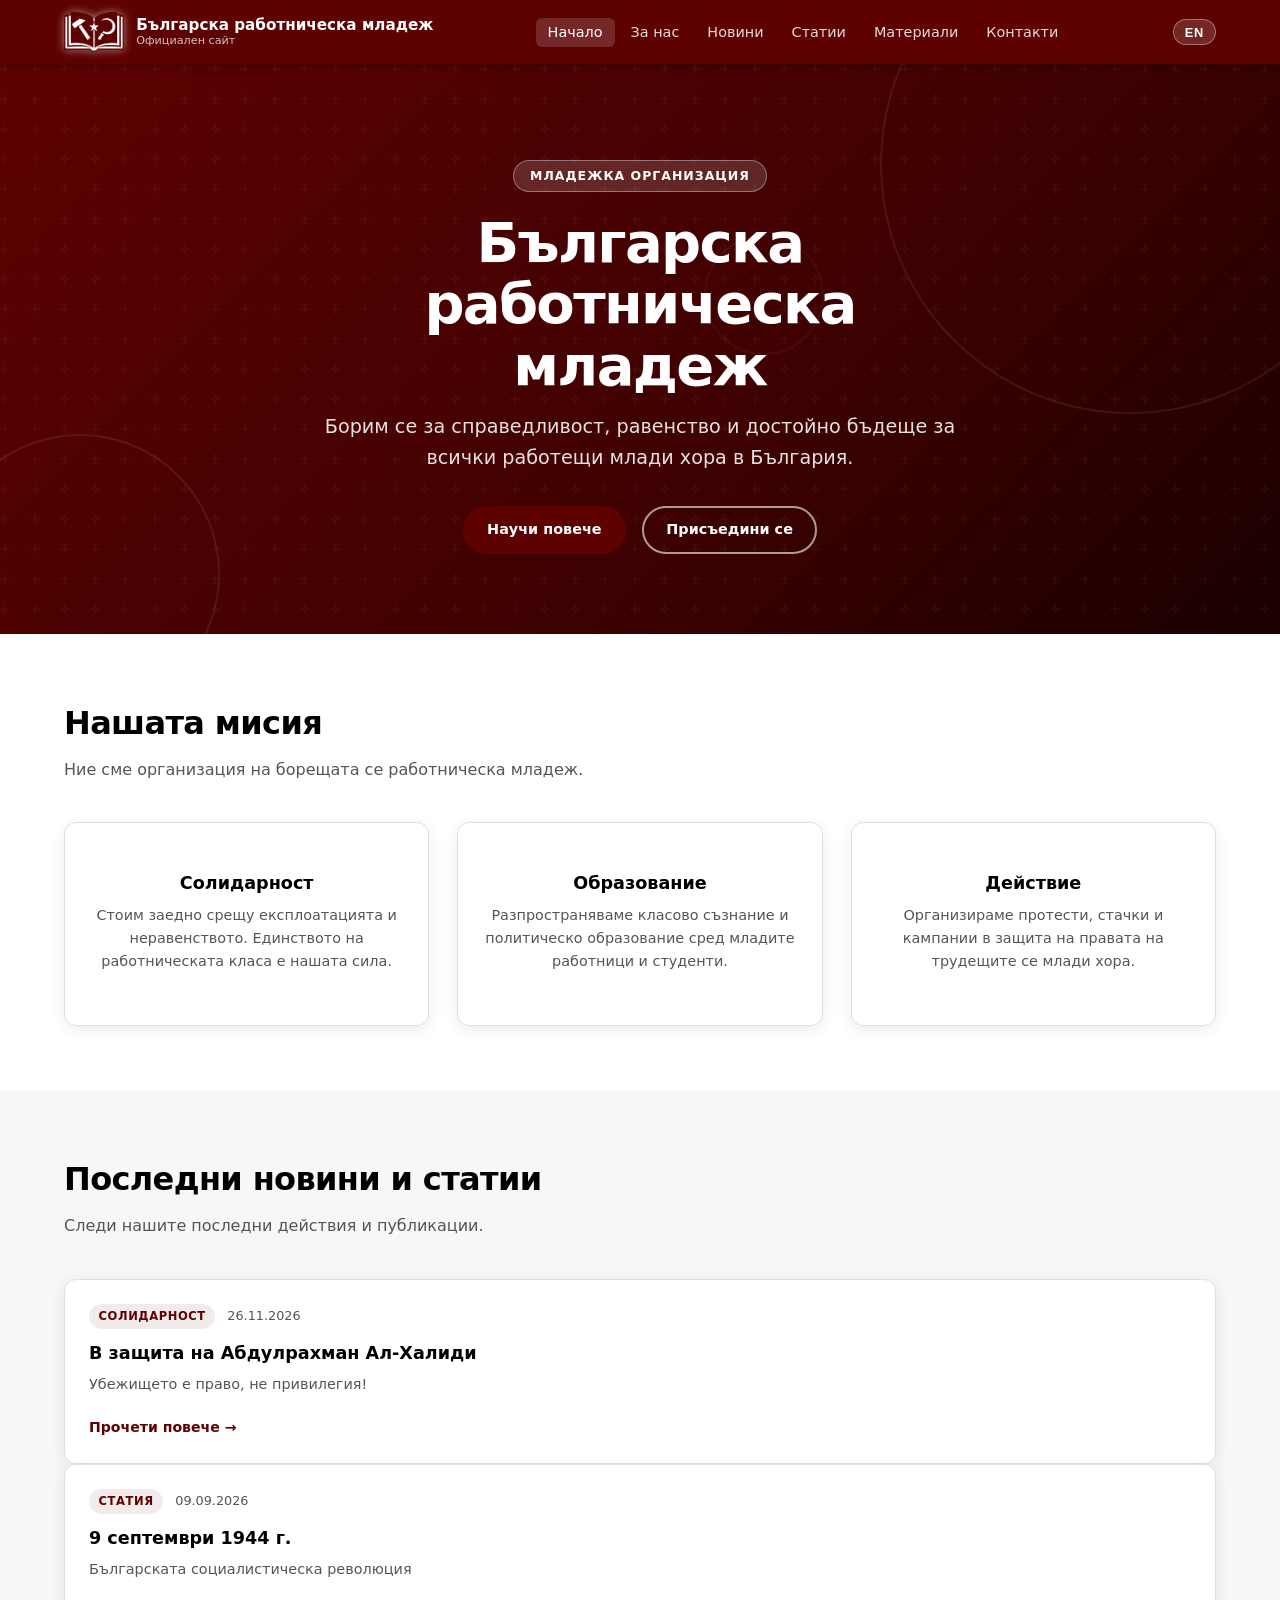
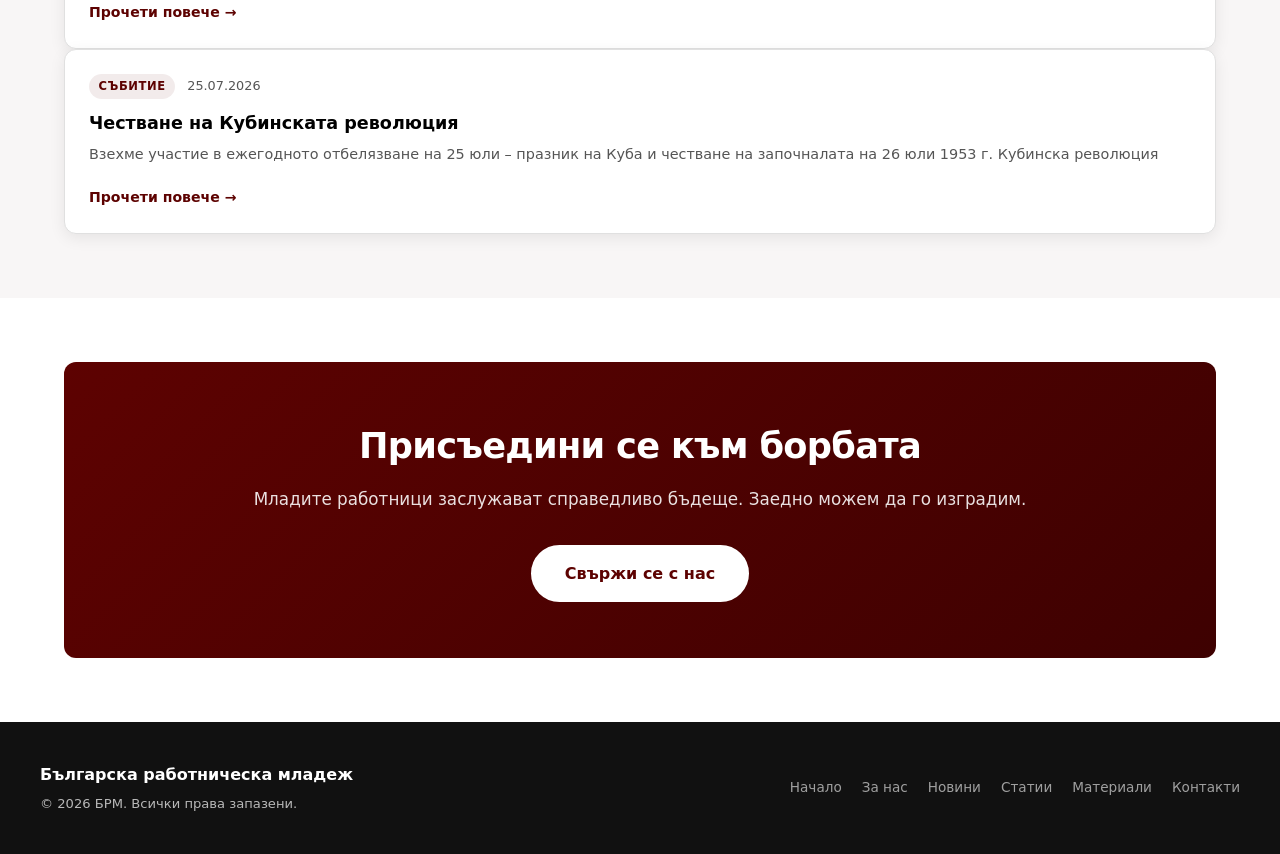
<file: index.html>
<!DOCTYPE html>
<html lang="bg">
<head>
  <meta charset="UTF-8" />
  <meta name="viewport" content="width=device-width, initial-scale=1.0" />
  <title data-bg="Българска работническа младеж" data-en="Bulgarian Workers' Youth">Българска работническа младеж</title>
  <link rel="icon" href="logo.png" type="image/png" />
  <link rel="stylesheet" href="styles.css" />
</head>
<body>

  <nav class="navbar" role="navigation" aria-label="Main navigation">
    <div class="navbar-inner">
      <a href="index.html" class="navbar-brand">
       <div class="brand-abbr"> <img src="logo.png" alt="БРМ" class="brand-logo" /> </div>
        <div class="brand-name">
          <span class="full" data-lang="bg" class="lang-active">Българска работническа младеж</span>
          <span class="full" data-lang="en">Bulgarian Workers' Youth</span>
          <span class="sub" data-lang="bg" class="lang-active">Официален сайт</span>
          <span class="sub" data-lang="en">Official Website</span>
        </div>
      </a>
      <ul class="nav-links" role="list">
        <li><a href="index.html" class="active">
          <span data-lang="bg" class="lang-active">Начало</span>
          <span data-lang="en">Home</span>
        </a></li>
        <li><a href="about.html">
          <span data-lang="bg" class="lang-active">За нас</span>
          <span data-lang="en">About</span>
        </a></li>
        <li><a href="news.html">
          <span data-lang="bg" class="lang-active">Новини</span>
          <span data-lang="en">News</span>
        </a></li>
        <li><a href="articles.html">
          <span data-lang="bg" class="lang-active">Статии</span>
          <span data-lang="en">Articles</span>
        </a></li>
        <li><a href="materials.html">
          <span data-lang="bg" class="lang-active">Материали</span>
          <span data-lang="en">Materials</span>
        </a></li>
        <li><a href="contact.html">
          <span data-lang="bg" class="lang-active">Контакти</span>
          <span data-lang="en">Contact</span>
        </a></li>
      </ul>
      <div class="nav-controls">
        <button class="lang-btn" aria-label="Switch to English">EN</button>
        <button class="hamburger" aria-label="Toggle menu" aria-expanded="false">
          <span></span><span></span><span></span>
        </button>
      </div>
    </div>
  </nav>

  <section class="hero">
    <div class="hero-content">
      <div class="hero-badge" data-bg="Младежка организация" data-en="Youth Organisation">Младежка организация</div>
      <h1 class="hero-title">
        <span data-bg="Българска работническа младеж" data-en="Bulgarian Workers' Youth">Българска работническа младеж</span>
      </h1>
      <p class="hero-subtitle" data-bg="Борим се за справедливост, равенство и достойно бъдеще за всички работещи млади хора в България." data-en="We fight for justice, equality, and a dignified future for all working young people in Bulgaria.">
        Борим се за справедливост, равенство и достойно бъдеще за всички работещи млади хора в България.
      </p>
      <div class="hero-actions">
        <a href="about.html" class="btn btn-primary" data-bg="Научи повече" data-en="Learn More">Научи повече</a>
        <a href="contact.html" class="btn btn-outline" data-bg="Присъедини се" data-en="Join Us">Присъедини се</a>
      </div>
    </div>
    <div class="hero-decoration">
      <div class="hero-circle hero-circle--1"></div>
      <div class="hero-circle hero-circle--2"></div>
      <div class="hero-circle hero-circle--3"></div>
    </div>
  </section>

  <section class="mission-preview section">
    <div class="container">
      <div class="section-header">
        <h2 data-bg="Нашата мисия" data-en="Our Mission">Нашата мисия</h2>
        <p data-bg="Ние сме организация на борещата се работническа младеж." data-en="We are an organisation of the fighting working youth.">Ние сме организация на борещата се работническа младеж.</p>
      </div>
      <div class="cards-grid cards-grid--3">
        <div class="card card--icon">
          <div class="card-icon"></div>
          <h3 class="card-title" data-bg="Солидарност" data-en="Solidarity">Солидарност</h3>
          <p class="card-text" data-bg="Стоим заедно срещу експлоатацията и неравенството. Единството на работническата класа е нашата сила." data-en="We stand together against exploitation and inequality. The unity of the working class is our strength.">Стоим заедно срещу експлоатацията и неравенството. Единството на работническата класа е нашата сила.</p>
        </div>
        <div class="card card--icon">
          <div class="card-icon"></div>
          <h3 class="card-title" data-bg="Образование" data-en="Education">Образование</h3>
          <p class="card-text" data-bg="Разпространяваме класово съзнание и политическо образование сред младите работници и студенти." data-en="We spread class consciousness and political education among young workers and students.">Разпространяваме класово съзнание и политическо образование сред младите работници и студенти.</p>
        </div>
        <div class="card card--icon">
          <div class="card-icon"></div>
          <h3 class="card-title" data-bg="Действие" data-en="Action">Действие</h3>
          <p class="card-text" data-bg="Организираме протести, стачки и кампании в защита на правата на трудещите се млади хора." data-en="We organise protests, strikes, and campaigns defending the rights of working young people.">Организираме протести, стачки и кампании в защита на правата на трудещите се млади хора.</p>
        </div>
      </div>
    </div>
  </section>

  <section class="news-teaser section section--alt">
    <div class="container">
      <div class="section-header">
        <h2 data-bg="Последни новини и статии" data-en="Latest News and Articles">Последни новини и статии</h2>
        <p data-bg="Следи нашите последни действия и публикации." data-en="Follow our latest actions and publications.">Следи нашите последни действия и публикации.</p>
      </div>
      <article class="card card--news">
          <div class="card-meta">
            <span class="card-tag" data-bg="Солидарност" data-en="Solidarity">Солидарност</span>
            <time class="card-date">26.11.2026</time>
          </div>
          <h3 class="card-title" data-bg="В защита на Абдулрахман Ал-Халиди" data-en="Celebration of the Cuban Revolution">В защита на Абдулрахман Ал-Халиди</h3>
          <p class="card-text" data-bg="Убежището е право, не привилегия!" data-en="Asylum is a right, not a privilege!">Убежището е право, не привилегия!</p>
          <a href="in-defence-of-abdulrahman.html" class="card-link" data-bg="Прочети повече →" data-en="Read more →">Прочети повече →</a>
        </article>
       <article class="card card--news">
          <div class="card-meta">
            <span class="card-tag" data-bg="Статия" data-en="Article">Статия</span>
            <time class="card-date">09.09.2026</time>
          </div>
         <h3 class="card-title" data-bg="9 септември 1944 г." data-en="September 9 1944">9 септември 1944 г.</h3>
          <p class="card-text" data-bg="Българската социалистическа революция" data-en="The Bulgarian socialist revolution">Българската социалистическа революция</p>
          <a href="the-bulgarian-socialist-revolution.html" class="card-link" data-bg="Прочети повече →" data-en="Read more →">Прочети повече →</a>
        </article>
       <article class="card card--news">
          <div class="card-meta">
            <span class="card-tag" data-bg="Събитие" data-en="Event">Събитие</span>
            <time class="card-date">25.07.2026</time>
          </div>
          <h3 class="card-title" data-bg="Честване на Кубинската революция" data-en="Celebration of the Cuban Revolution">Честване на Кубинската революция</h3>
          <p class="card-text" data-bg="Взехме участие в ежегодното отбелязване на 25 юли – празник на Куба и честване на започналата на 26 юли 1953 г. Кубинска революция" data-en="We took part in the annual celebration of July 25th - Cuba's national holiday and commemoration of the Cuban Revolution that began on July 26, 1953.">Взехме участие в ежегодното отбелязване на 25 юли – празник на Куба и честване на започналата на 26 юли 1953 г. Кубинска революция</p>
          <a href="celebrating-the-cuban-revolution.html" class="card-link" data-bg="Прочети повече →" data-en="Read more →">Прочети повече →</a>
        </article>
    </div>
  </section>

  <section class="cta section">
    <div class="container">
      <div class="cta-box">
        <h2 data-bg="Присъедини се към борбата" data-en="Join the Struggle">Присъедини се към борбата</h2>
        <p data-bg="Младите работници заслужават справедливо бъдеще. Заедно можем да го изградим." data-en="Young workers deserve a fair future. Together we can build it.">Младите работници заслужават справедливо бъдеще. Заедно можем да го изградим.</p>
        <a href="contact.html" class="btn btn-primary btn--large" data-bg="Свържи се с нас" data-en="Get in Touch">Свържи се с нас</a>
      </div>
    </div>
  </section>

  <footer>
    <div class="footer-inner">
      <div>
        <div class="footer-brand">
          <span data-lang="bg" class="lang-active">Българска работническа младеж</span>
          <span data-lang="en">Bulgarian Workers' Youth</span>
        </div>
        <div class="footer-copy">
          <span data-lang="bg" class="lang-active">© 2026 БРМ. Всички права запазени.</span>
          <span data-lang="en">© 2026 BWY. All rights reserved.</span>
        </div>
      </div>
      <nav class="footer-links" aria-label="Footer navigation">
        <a href="index.html">
          <span data-lang="bg" class="lang-active">Начало</span>
          <span data-lang="en">Home</span>
        </a>
        <a href="about.html">
          <span data-lang="bg" class="lang-active">За нас</span>
          <span data-lang="en">About</span>
        </a>
        <a href="news.html">
          <span data-lang="bg" class="lang-active">Новини</span>
          <span data-lang="en">News</span>
        </a>
        <a href="articles.html">
          <span data-lang="bg" class="lang-active">Статии</span>
          <span data-lang="en">Articles</span>
        </a>
        <a href="materials.html">
          <span data-lang="bg" class="lang-active">Материали</span>
          <span data-lang="en">Materials</span>
        </a>
        <a href="contact.html">
          <span data-lang="bg" class="lang-active">Контакти</span>
          <span data-lang="en">Contact</span>
        </a>
      </nav>
    </div>
  </footer>

  <script src="lang.js"></script>
</body>
</html>
</file>
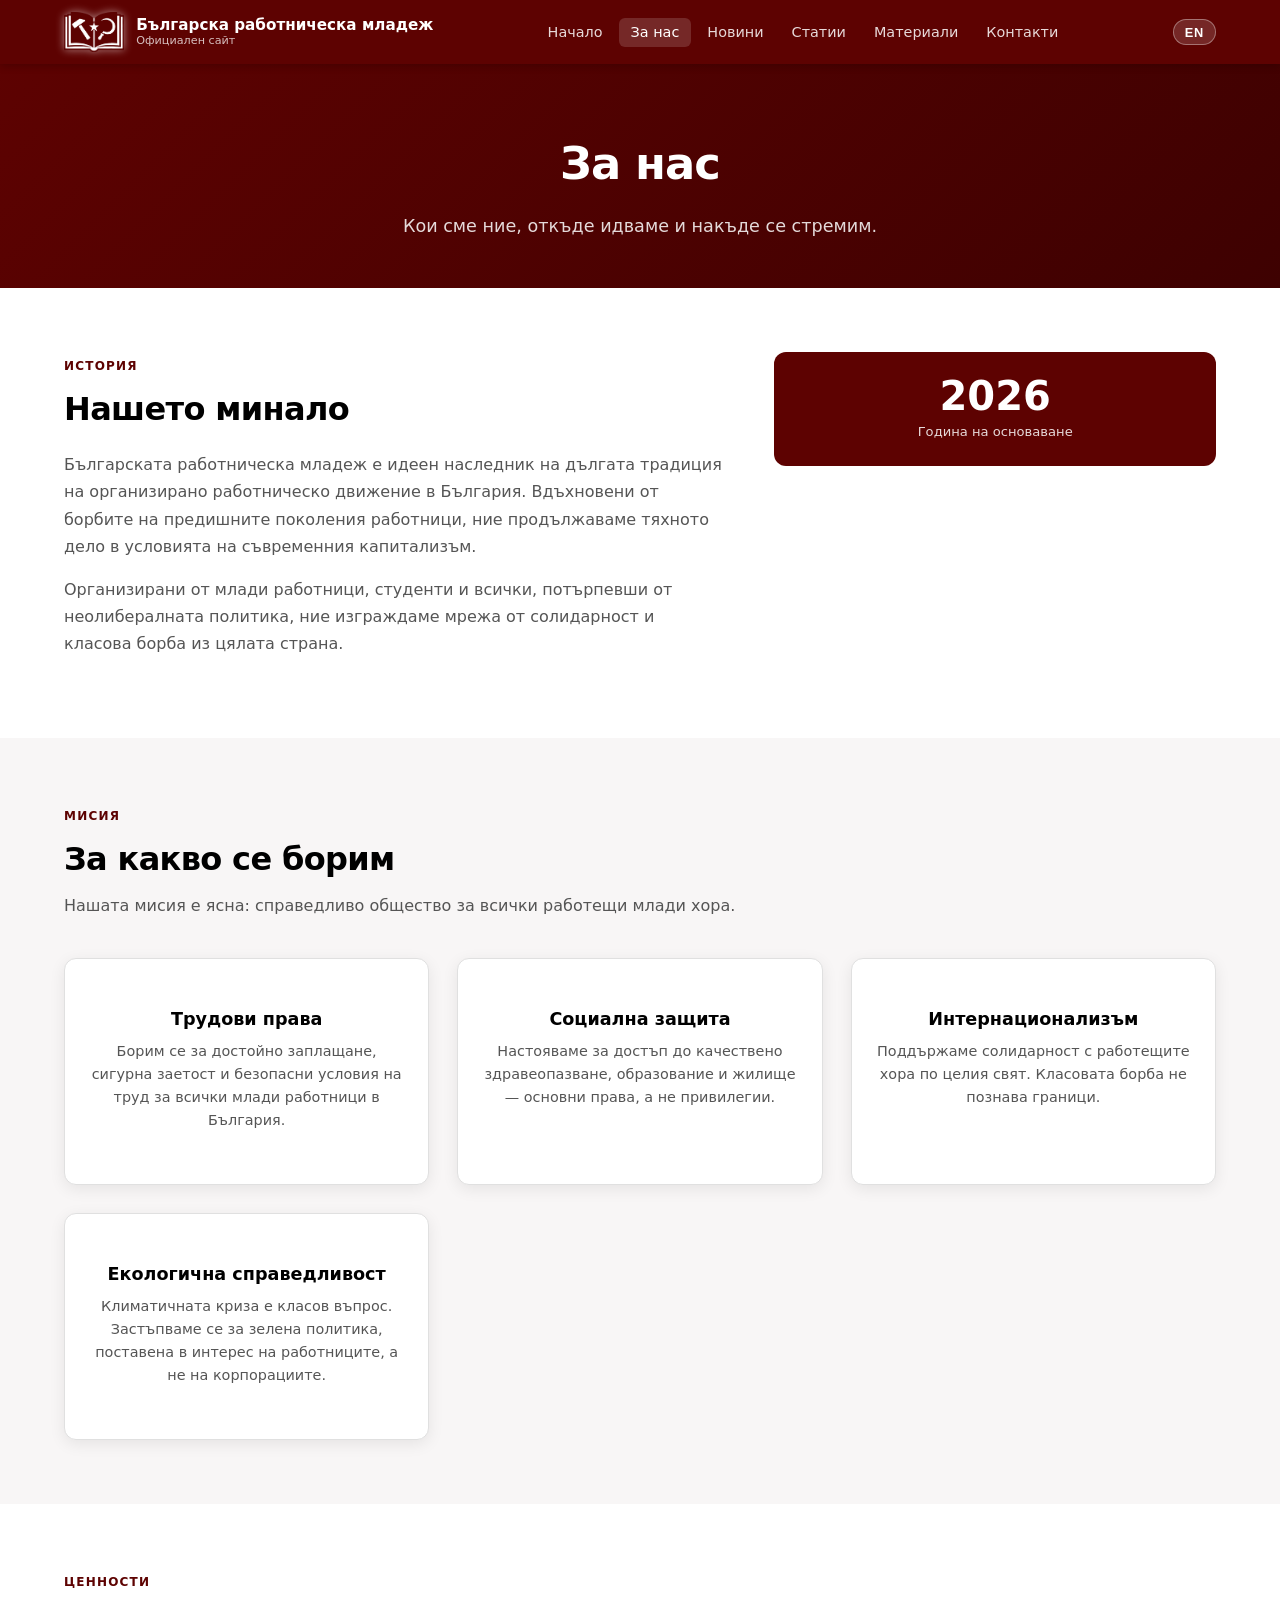
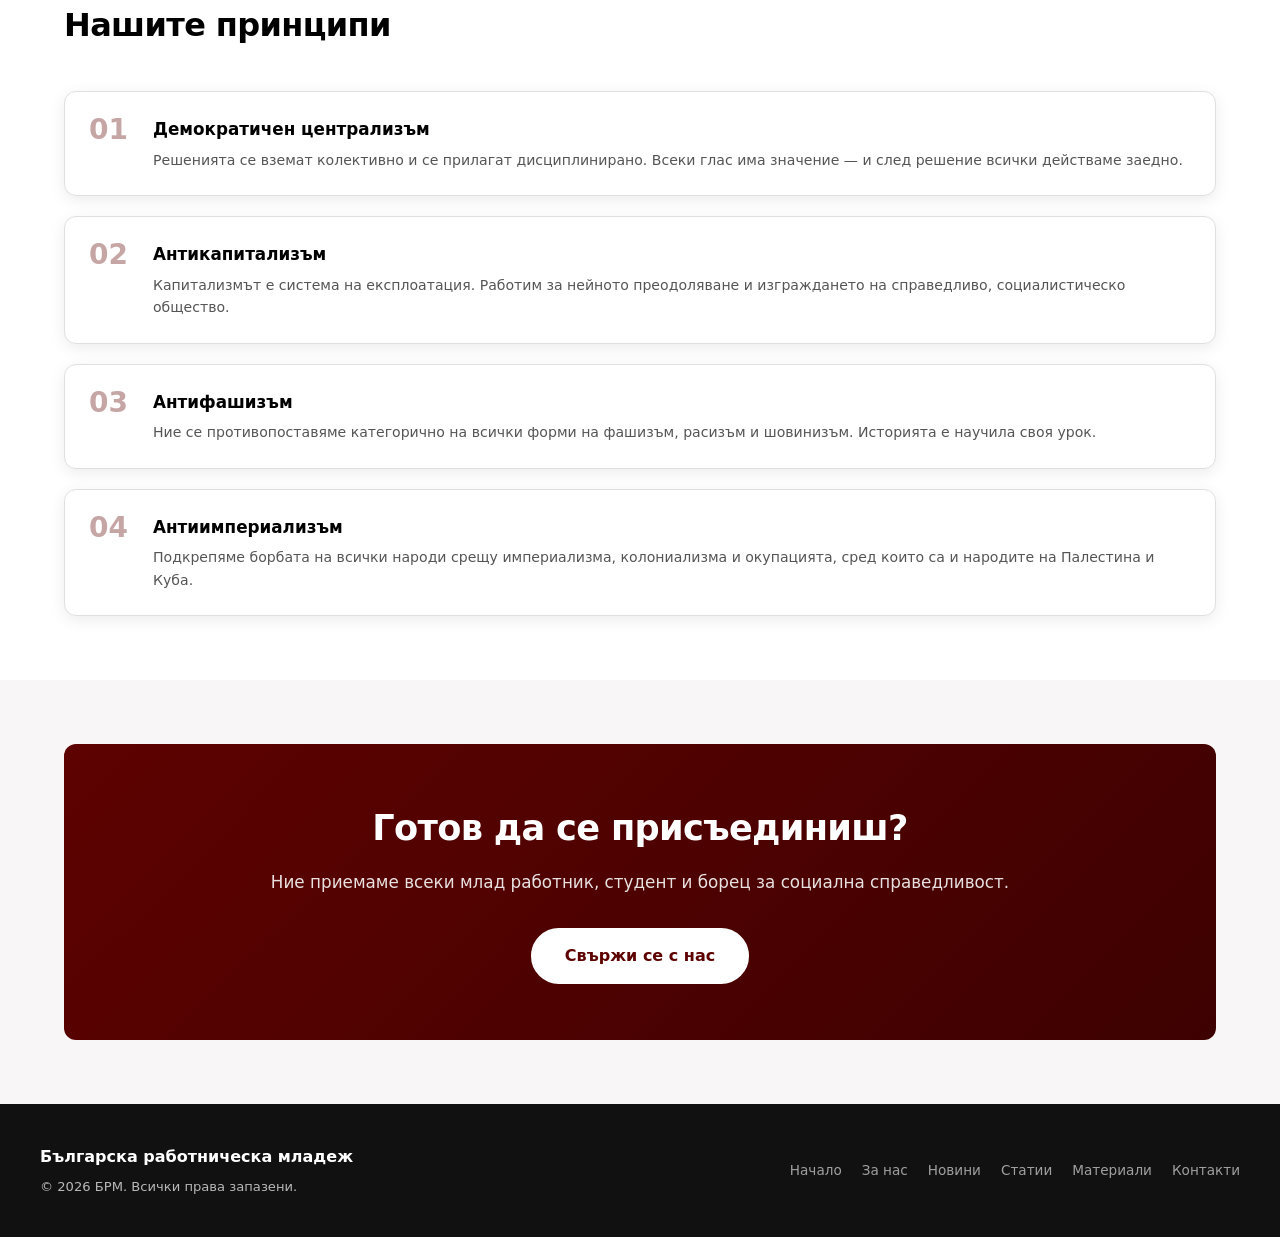
<file: about.html>
<!DOCTYPE html>
<html lang="bg">
<head>
  <meta charset="UTF-8" />
  <meta name="viewport" content="width=device-width, initial-scale=1.0" />
  <title data-bg="За нас — БРМ" data-en="About Us — BWY">За нас — БРМ</title>
  <link rel="icon" href="logo.png" type="image/png" />
  <link rel="stylesheet" href="styles.css" />
</head>
<body>

  <nav class="navbar" role="navigation" aria-label="Main navigation">
    <div class="navbar-inner">
      <a href="index.html" class="navbar-brand">
        <div class="brand-abbr"><img src="logo.png" alt="БРМ" class="brand-logo" /> </div>
        <div class="brand-name">
          <span class="full" data-lang="bg" class="lang-active">Българска работническа младеж</span>
          <span class="full" data-lang="en">Bulgarian Workers' Youth</span>
          <span class="sub" data-lang="bg" class="lang-active">Официален сайт</span>
          <span class="sub" data-lang="en">Official Website</span>
        </div>
      </a>
      <ul class="nav-links" role="list">
        <li><a href="index.html">
          <span data-lang="bg" class="lang-active">Начало</span>
          <span data-lang="en">Home</span>
        </a></li>
        <li><a href="about.html" class="active">
          <span data-lang="bg" class="lang-active">За нас</span>
          <span data-lang="en">About</span>
        </a></li>
        <li><a href="news.html">
          <span data-lang="bg" class="lang-active">Новини</span>
          <span data-lang="en">News</span>
        </a></li>
        <li><a href="articles.html">
          <span data-lang="bg" class="lang-active">Статии</span>
          <span data-lang="en">Articles</span>
        </a></li>
        <li><a href="materials.html">
          <span data-lang="bg" class="lang-active">Материали</span>
          <span data-lang="en">Materials</span>
        </a></li>
        <li><a href="contact.html">
          <span data-lang="bg" class="lang-active">Контакти</span>
          <span data-lang="en">Contact</span>
        </a></li>
      </ul>
      <div class="nav-controls">
        <button class="lang-btn" aria-label="Switch to English">EN</button>
        <button class="hamburger" aria-label="Toggle menu" aria-expanded="false">
          <span></span><span></span><span></span>
        </button>
      </div>
    </div>
  </nav>

  <section class="page-hero">
    <div class="container">
      <h1 data-bg="За нас" data-en="About Us">За нас</h1>
      <p data-bg="Кои сме ние, откъде идваме и накъде се стремим." data-en="Who we are, where we come from, and where we are headed.">Кои сме ние, откъде идваме и накъде се стремим.</p>
    </div>
  </section>

  <section class="section">
    <div class="container">
      <div class="content-block content-block--split">
        <div class="content-block__text">
          <span class="section-label" data-bg="История" data-en="History">История</span>
          <h2 data-bg="Нашето минало" data-en="Our Past">Нашето минало</h2>
          <p data-bg="Българската работническа младеж е идеен наследник на дългата традиция на организирано работническо движение в България. Вдъхновени от борбите на предишните поколения работници, ние продължаваме тяхното дело в условията на съвременния капитализъм." data-en="The Bulgarian Workers' Youth is an ideological heir to the long tradition of organised workers' movements in Bulgaria. Inspired by the struggles of previous generations of workers, we continue their work in the conditions of modern capitalism.">
            Българската работническа младеж е идеен наследник на дългата традиция на организирано работническо движение в България. Вдъхновени от борбите на предишните поколения работници, ние продължаваме тяхното дело в условията на съвременния капитализъм.
          </p>
          <p data-bg="Организирани от млади работници, студенти и всички, потърпевши от неолибералната политика, ние изграждаме мрежа от солидарност и класова борба из цялата страна." data-en="Organised by young workers, students, and all those harmed by neoliberal policies, we build a network of solidarity and class struggle throughout the country.">
            Организирани от млади работници, студенти и всички, потърпевши от неолибералната политика, ние изграждаме мрежа от солидарност и класова борба из цялата страна.
          </p>
        </div>
        <div class="content-block__aside">
          <div class="stat-card">
            <div class="stat-number">2026</div>
            <div class="stat-label" data-bg="Година на основаване" data-en="Year Founded">Година на основаване</div>
          </div>
        </div>
      </div>
    </div>
  </section>

  <section class="section section--alt">
    <div class="container">
      <div class="section-header">
        <span class="section-label" data-bg="Мисия" data-en="Mission">Мисия</span>
        <h2 data-bg="За какво се борим" data-en="What We Fight For">За какво се борим</h2>
        <p data-bg="Нашата мисия е ясна: справедливо общество за всички работещи млади хора." data-en="Our mission is clear: a fair society for all working young people.">Нашата мисия е ясна: справедливо общество за всички работещи млади хора.</p>
      </div>
      <div class="cards-grid cards-grid--2">
        <div class="card card--feature">
          <div class="card-icon"></div>
          <h3 class="card-title" data-bg="Трудови права" data-en="Labour Rights">Трудови права</h3>
          <p class="card-text" data-bg="Борим се за достойно заплащане, сигурна заетост и безопасни условия на труд за всички млади работници в България." data-en="We fight for dignified pay, secure employment, and safe working conditions for all young workers in Bulgaria.">Борим се за достойно заплащане, сигурна заетост и безопасни условия на труд за всички млади работници в България.</p>
        </div>
        <div class="card card--feature">
          <div class="card-icon"></div>
          <h3 class="card-title" data-bg="Социална защита" data-en="Social Protection">Социална защита</h3>
          <p class="card-text" data-bg="Настояваме за достъп до качествено здравеопазване, образование и жилище — основни права, а не привилегии." data-en="We demand access to quality healthcare, education, and housing — fundamental rights, not privileges.">Настояваме за достъп до качествено здравеопазване, образование и жилище — основни права, а не привилегии.</p>
        </div>
        <div class="card card--feature">
          <div class="card-icon"></div>
          <h3 class="card-title" data-bg="Интернационализъм" data-en="Internationalism">Интернационализъм</h3>
          <p class="card-text" data-bg="Поддържаме солидарност с работещите хора по целия свят. Класовата борба не познава граници." data-en="We maintain solidarity with working people around the world. The class struggle knows no borders.">Поддържаме солидарност с работещите хора по целия свят. Класовата борба не познава граници.</p>
        </div>
        <div class="card card--feature">
          <div class="card-icon"></div>
          <h3 class="card-title" data-bg="Екологична справедливост" data-en="Environmental Justice">Екологична справедливост</h3>
          <p class="card-text" data-bg="Климатичната криза е класов въпрос. Застъпваме се за зелена политика, поставена в интерес на работниците, а не на корпорациите." data-en="The climate crisis is a class issue. We advocate for green policies placed in the interest of workers, not corporations.">Климатичната криза е класов въпрос. Застъпваме се за зелена политика, поставена в интерес на работниците, а не на корпорациите.</p>
        </div>
      </div>
    </div>
  </section>

  <section class="section">
    <div class="container">
      <div class="section-header">
        <span class="section-label" data-bg="Ценности" data-en="Values">Ценности</span>
        <h2 data-bg="Нашите принципи" data-en="Our Principles">Нашите принципи</h2>
      </div>
      <div class="values-list">
        <div class="value-item">
          <div class="value-number">01</div>
          <div class="value-content">
            <h3 data-bg="Демократичен централизъм" data-en="Democratic Centralism">Демократичен централизъм</h3>
            <p data-bg="Решенията се вземат колективно и се прилагат дисциплинирано. Всеки глас има значение — и след решение всички действаме заедно." data-en="Decisions are made collectively and applied with discipline. Every voice matters — and after a decision, we all act together.">Решенията се вземат колективно и се прилагат дисциплинирано. Всеки глас има значение — и след решение всички действаме заедно.</p>
          </div>
        </div>
        <div class="value-item">
          <div class="value-number">02</div>
          <div class="value-content">
            <h3 data-bg="Антикапитализъм" data-en="Anti-Capitalism">Антикапитализъм</h3>
            <p data-bg="Капитализмът е система на експлоатация. Работим за нейното преодоляване и изграждането на справедливо, социалистическо общество." data-en="Capitalism is a system of exploitation. We work towards overcoming it and building a just, socialist society.">Капитализмът е система на експлоатация. Работим за нейното преодоляване и изграждането на справедливо, социалистическо общество.</p>
          </div>
        </div>
        <div class="value-item">
          <div class="value-number">03</div>
          <div class="value-content">
            <h3 data-bg="Антифашизъм" data-en="Anti-Fascism">Антифашизъм</h3>
            <p data-bg="Ние се противопоставяме категорично на всички форми на фашизъм, расизъм и шовинизъм. Историята е научила своя урок." data-en="We categorically oppose all forms of fascism, racism, and chauvinism. History has taught its lesson.">Ние се противопоставяме категорично на всички форми на фашизъм, расизъм и шовинизъм. Историята е научила своя урок.</p>
          </div>
          </div>
        <div class="value-item">
          <div class="value-number">04</div>
          <div class="value-content">
            <h3 data-bg="Антиимпериализъм" data-en="Anti-Imperialism">Антиимпериализъм</h3>
            <p data-bg="Подкрепяме борбата на всички народи срещу империализма, колониализма и окупацията, сред които са и народите на Палестина и Куба." data-en="We support the struggle of all nations against imperialism, colonialism and occupation, including the nations of Palestine and Cuba.">Подкрепяме борбата на всички народи срещу империализма, колониализма и окупацията, сред които са и народите на Палестина и Куба.</p>
          </div>
          </div>
        </div>         
        </div>
      </div>
    </div>
  </section>

  <section class="cta section section--alt">
    <div class="container">
      <div class="cta-box">
        <h2 data-bg="Готов да се присъединиш?" data-en="Ready to Join?">Готов да се присъединиш?</h2>
        <p data-bg="Ние приемаме всеки млад работник, студент и борец за социална справедливост." data-en="We welcome every young worker, student, and fighter for social justice.">Ние приемаме всеки млад работник, студент и борец за социална справедливост.</p>
        <a href="contact.html" class="btn btn-primary btn--large" data-bg="Свържи се с нас" data-en="Get in Touch">Свържи се с нас</a>
      </div>
    </div>
  </section>

  <footer>
    <div class="footer-inner">
      <div>
        <div class="footer-brand">
          <span data-lang="bg" class="lang-active">Българска работническа младеж</span>
          <span data-lang="en">Bulgarian Workers' Youth</span>
        </div>
        <div class="footer-copy">
          <span data-lang="bg" class="lang-active">© 2026 БРМ. Всички права запазени.</span>
          <span data-lang="en">© 2026 BWY. All rights reserved.</span>
        </div>
      </div>
      <nav class="footer-links" aria-label="Footer navigation">
        <a href="index.html">
          <span data-lang="bg" class="lang-active">Начало</span>
          <span data-lang="en">Home</span>
        </a>
        <a href="about.html">
          <span data-lang="bg" class="lang-active">За нас</span>
          <span data-lang="en">About</span>
        </a>
        <a href="news.html">
          <span data-lang="bg" class="lang-active">Новини</span>
          <span data-lang="en">News</span>
        </a>
        <a href="articles.html">
          <span data-lang="bg" class="lang-active">Статии</span>
          <span data-lang="en">Articles</span>
        </a>
        <a href="materials.html">
          <span data-lang="bg" class="lang-active">Материали</span>
          <span data-lang="en">Materials</span>
        </a>
        <a href="contact.html">
          <span data-lang="bg" class="lang-active">Контакти</span>
          <span data-lang="en">Contact</span>
        </a>
      </nav>
    </div>
  </footer>

  <script src="lang.js"></script>
</body>
</html>
</file>
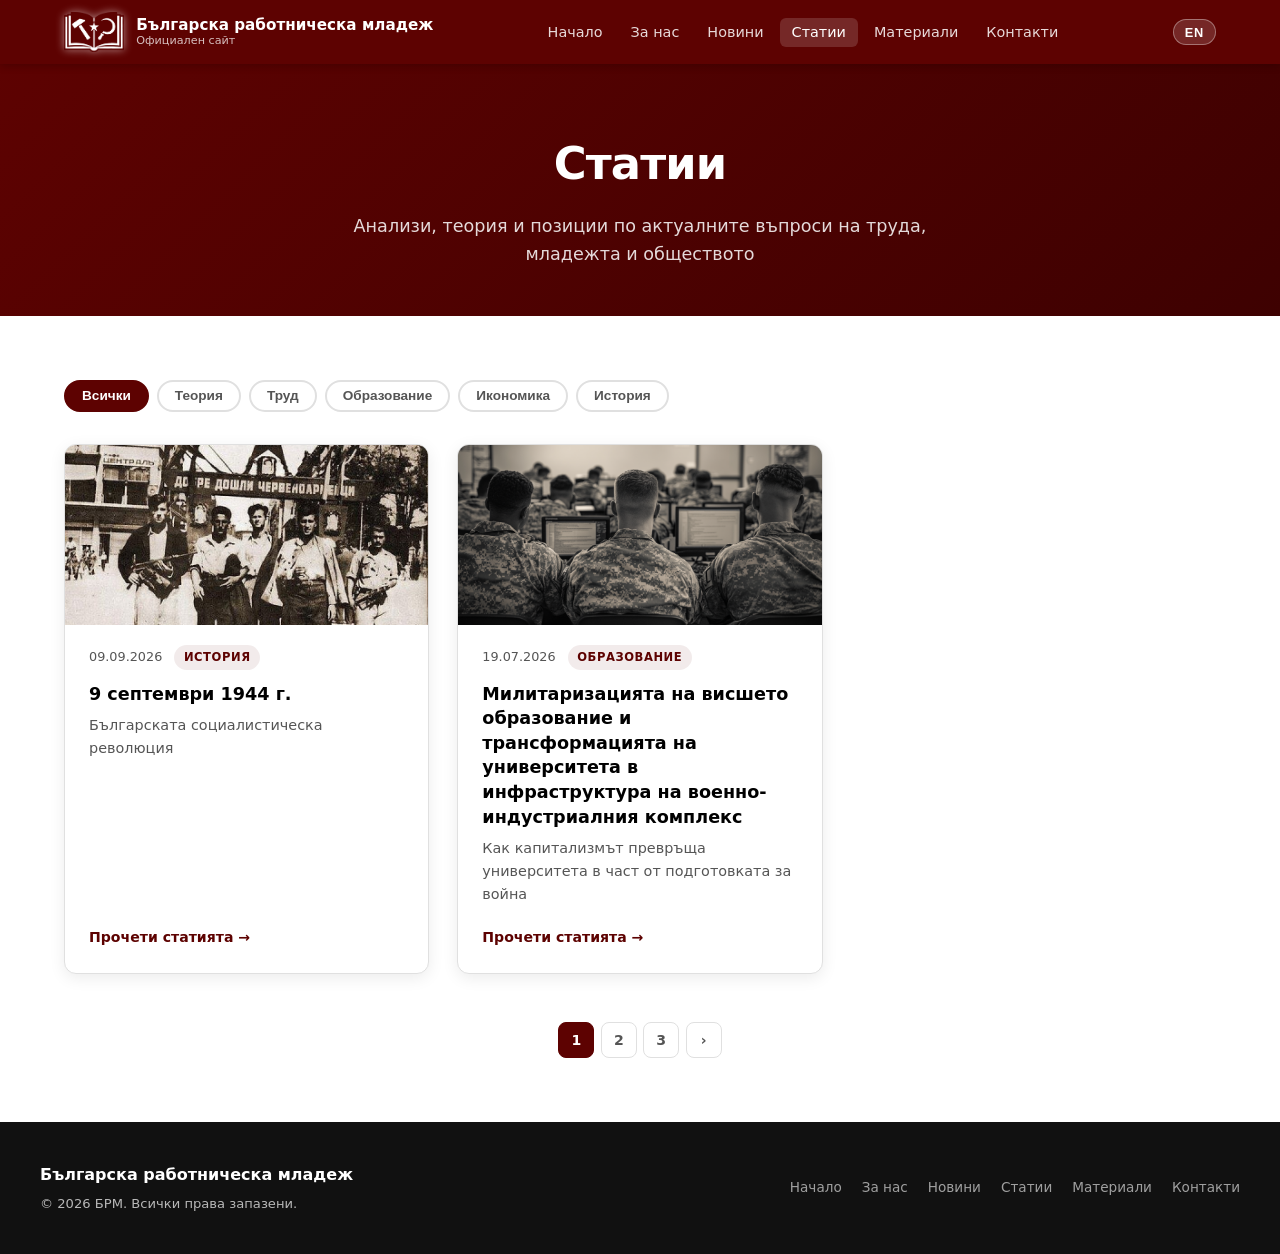
<file: articles.html>
<!DOCTYPE html>
<html lang="bg">
<head>
  <meta charset="UTF-8" />
  <meta name="viewport" content="width=device-width, initial-scale=1.0" />
  <title data-lang="bg" class="lang-active">Статии | БРМ</title>
  <title data-lang="en">Articles | BWY</title>
  <link rel="icon" href="logo.png" type="image/png" />
  <link rel="stylesheet" href="styles.css" />
</head>
<body>

  <!-- NAVBAR -->
  <nav class="navbar" role="navigation" aria-label="Main navigation">
    <div class="navbar-inner">
      <a href="index.html" class="navbar-brand">
        <div class="brand-abbr"><img src="logo.png" alt="БРМ" class="brand-logo" /></div>
        <div class="brand-name">
          <span class="full" data-lang="bg" class="lang-active">Българска работническа младеж</span>
          <span class="full" data-lang="en">Bulgarian Workers' Youth</span>
          <span class="sub" data-lang="bg" class="lang-active">Официален сайт</span>
          <span class="sub" data-lang="en">Official Website</span>
        </div>
      </a>
      <ul class="nav-links" role="list">
        <li>
          <a href="index.html">
            <span data-lang="bg" class="lang-active">Начало</span>
            <span data-lang="en">Home</span>
          </a>
        </li>
        <li>
          <a href="about.html">
            <span data-lang="bg" class="lang-active">За нас</span>
            <span data-lang="en">About</span>
          </a>
        </li>
        <li>
          <a href="news.html">
            <span data-lang="bg" class="lang-active">Новини</span>
            <span data-lang="en">News</span>
          </a>
        </li>
        <li>
          <a href="articles.html" class="active">
            <span data-lang="bg" class="lang-active">Статии</span>
            <span data-lang="en">Articles</span>
          </a>
        </li>
        <li>
          <a href="materials.html">
            <span data-lang="bg" class="lang-active">Материали</span>
            <span data-lang="en">Materials</span>
          </a>
        </li>
        <li>
          <a href="contact.html">
            <span data-lang="bg" class="lang-active">Контакти</span>
            <span data-lang="en">Contact</span>
          </a>
        </li>
      </ul>
      <div class="nav-controls">
        <button class="lang-btn" aria-label="Switch to English">EN</button>
        <button class="hamburger" aria-label="Toggle menu" aria-expanded="false">
          <span></span><span></span><span></span>
        </button>
      </div>
    </div>
  </nav>

  <!-- PAGE HERO -->
  <header class="page-hero">
    <h1 data-lang="bg" class="lang-active">Статии</h1>
    <h1 data-lang="en">Articles</h1>
    <p data-lang="bg" class="lang-active">Анализи, теория и позиции по актуалните въпроси на труда, младежта и обществото</p>
    <p data-lang="en">Analysis, theory, and positions on current questions of labour, youth, and society</p>
  </header>

  <!-- ARTICLES CONTENT -->
  <main>
    <section class="section">
      <div class="container">

        <!-- Filter bar -->
        <div class="filter-bar" role="group" aria-label="Filter articles">
          <button class="filter-btn active" data-filter="all">
            <span data-lang="bg" class="lang-active">Всички</span>
            <span data-lang="en">All</span>
          </button>
          <button class="filter-btn" data-filter="theory">
            <span data-lang="bg" class="lang-active">Теория</span>
            <span data-lang="en">Theory</span>
          </button>
          <button class="filter-btn" data-filter="labour">
            <span data-lang="bg" class="lang-active">Труд</span>
            <span data-lang="en">Labour</span>
          </button>
          <button class="filter-btn" data-filter="education">
            <span data-lang="bg" class="lang-active">Образование</span>
            <span data-lang="en">Education</span>
          </button>
          <button class="filter-btn" data-filter="economy">
            <span data-lang="bg" class="lang-active">Икономика</span>
            <span data-lang="en">Economy</span>
          </button>
           <button class="filter-btn" data-filter="history">
            <span data-lang="bg" class="lang-active">История</span>
            <span data-lang="en">History</span>
          </button>
        </div>

        <!-- Articles grid -->
        <div class="cards-grid">
        <article class="card" data-category="history">
            <div class="card-img"><img src="9ti_main.jpeg" alt="" /></div>
            <div class="card-body">
              <div class="card-meta">
                <time class="card-date" datetime="2026-09-09">09.09.2026</time>
                <span class="card-tag" data-lang="bg" class="lang-active">История</span>
                <span class="card-tag" data-lang="en">History</span>
              </div>
              <h3>
                <span data-lang="bg" class="lang-active">9 септември 1944 г.</span>
                <span data-lang="en">September 9 1944</span>
              </h3>
              <p>
                <span data-lang="bg" class="lang-active">Българската социалистическа революция</span>
                <span data-lang="en">The Bulgarian socialist revolution</span>
              </p>
              <a href="the-bulgarian-socialist-revolution.html" class="card-link">
                <span data-lang="bg" class="lang-active">Прочети статията</span>
                <span data-lang="en">Read the article</span>
                &rarr;
              </a>
            </div>
          </article>
 <article class="card" data-category="education">
            <div class="card-img"><img src="m.ed.png" alt="" /></div>
            <div class="card-body">
              <div class="card-meta">
                <time class="card-date" datetime="2026-07-19">19.07.2026</time>
                <span class="card-tag" data-lang="bg" class="lang-active">Образование</span>
                <span class="card-tag" data-lang="en">Education</span>
              </div>
              <h3>
                <span data-lang="bg" class="lang-active">Милитаризацията на висшето образование и трансформацията на университета в инфраструктура на военно-индустриалния комплекс</span>
                <span data-lang="en">The militarization of higher education and the transformation of the university into an infrastructure of the military-industrial complex</span>
              </h3>
              <p>
                <span data-lang="bg" class="lang-active">Как капитализмът превръща университета в част от подготовката за война</span>
                <span data-lang="en">How capitalism turns the university into part of the preparation for war</span>
              </p>
              <a href="militarization-of-higher-education.html" class="card-link">
                <span data-lang="bg" class="lang-active">Прочети статията</span>
                <span data-lang="en">Read the article</span>
                &rarr;
              </a>
            </div>
          </article>
        </div>
        <!-- Pagination -->
        <nav class="pagination" aria-label="Pagination">
          <a href="#" class="page-item active" aria-current="page">1</a>
          <a href="#" class="page-item">2</a>
          <a href="#" class="page-item">3</a>
          <a href="#" class="page-item">&rsaquo;</a>
        </nav>
    </section>
  </main>

  <!-- FOOTER -->
  <footer>
    <div class="footer-inner">
      <div>
        <div class="footer-brand">
          <span data-lang="bg" class="lang-active">Българска работническа младеж</span>
          <span data-lang="en">Bulgarian Workers' Youth</span>
        </div>
        <div class="footer-copy">
          <span data-lang="bg" class="lang-active">&copy; 2026 БРМ. Всички права запазени.</span>
          <span data-lang="en">&copy; 2026 BWY. All rights reserved.</span>
        </div>
      </div>
      <nav class="footer-links" aria-label="Footer navigation">
        <a href="index.html">
          <span data-lang="bg" class="lang-active">Начало</span>
          <span data-lang="en">Home</span>
        </a>
        <a href="about.html">
          <span data-lang="bg" class="lang-active">За нас</span>
          <span data-lang="en">About</span>
        </a>
        <a href="news.html">
          <span data-lang="bg" class="lang-active">Новини</span>
          <span data-lang="en">News</span>
        </a>
        <a href="articles.html">
          <span data-lang="bg" class="lang-active">Статии</span>
          <span data-lang="en">Articles</span>
        </a>
        <a href="materials.html">
          <span data-lang="bg" class="lang-active">Материали</span>
          <span data-lang="en">Materials</span>
        </a>
        <a href="contact.html">
          <span data-lang="bg" class="lang-active">Контакти</span>
          <span data-lang="en">Contact</span>
        </a>
      </nav>
    </div>
  </footer>

  <script src="lang.js"></script>
  <script>
    document.querySelectorAll('.filter-btn').forEach(function (btn) {
      btn.addEventListener('click', function () {
        document.querySelectorAll('.filter-btn').forEach(function (b) { b.classList.remove('active'); });
        btn.classList.add('active');
        var filter = btn.dataset.filter;
        document.querySelectorAll('.cards-grid .card').forEach(function (card) {
          if (filter === 'all' || card.dataset.category === filter) {
            card.style.display = '';
          } else {
            card.style.display = 'none';
          }
        });
      });
    });
  </script>

</body>
</html>
</file>
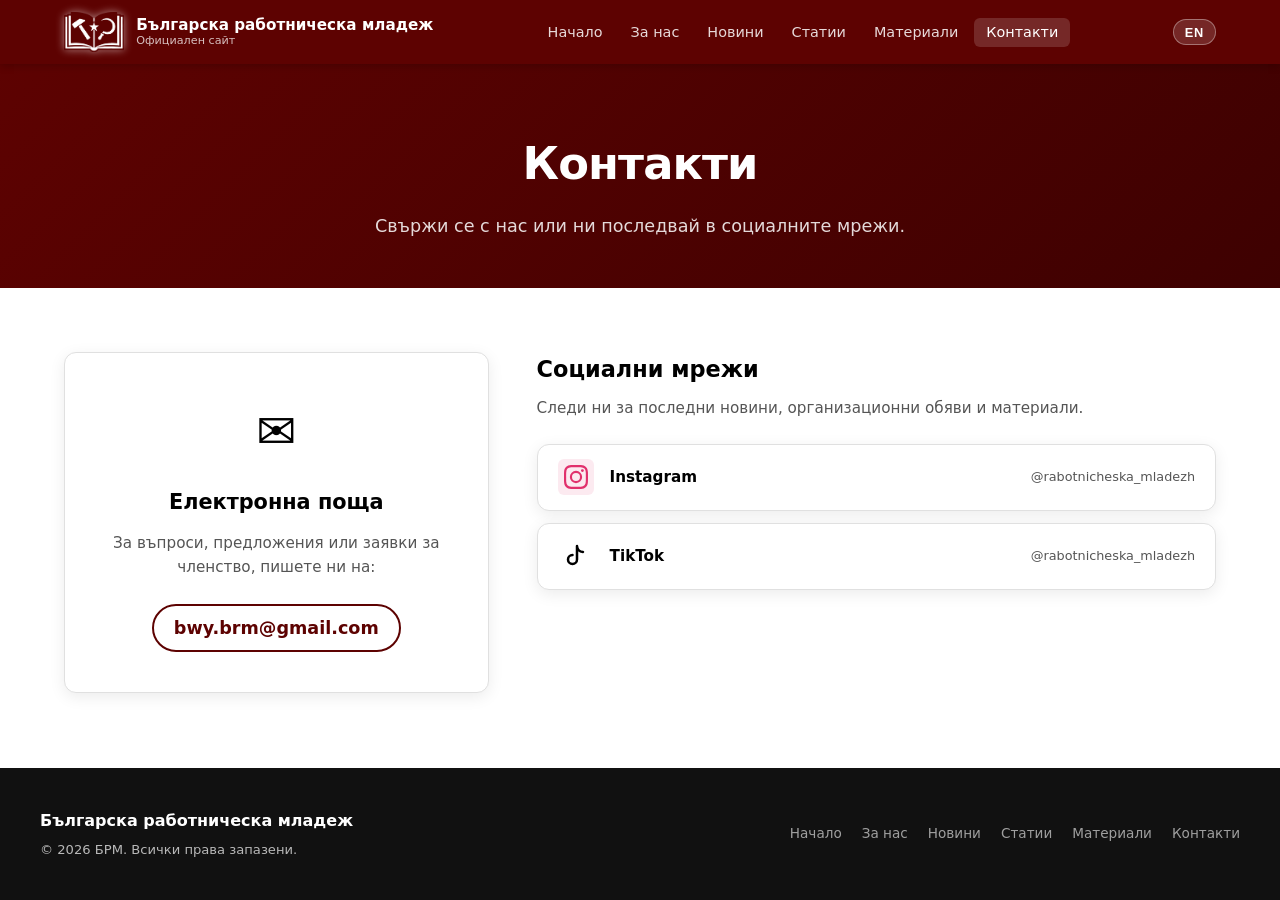
<file: contact.html>
<!DOCTYPE html>
<html lang="bg">
<head>
  <meta charset="UTF-8" />
  <meta name="viewport" content="width=device-width, initial-scale=1.0" />
  <title data-bg="Контакти — БРМ" data-en="Contact — BWY">Контакти — БРМ</title>
  <link rel="icon" href="logo.png" type="image/png" />
  <link rel="stylesheet" href="styles.css" />
</head>
<body>

  <nav class="navbar" role="navigation" aria-label="Main navigation">
    <div class="navbar-inner">
      <a href="index.html" class="navbar-brand">
       <div class="brand-abbr"> <img src="logo.png" alt="БРМ" class="brand-logo" /></div>
        <div class="brand-name">
          <span class="full" data-lang="bg" class="lang-active">Българска работническа младеж</span>
          <span class="full" data-lang="en">Bulgarian Workers' Youth</span>
          <span class="sub" data-lang="bg" class="lang-active">Официален сайт</span>
          <span class="sub" data-lang="en">Official Website</span>
        </div>
      </a>
      <ul class="nav-links" role="list">
        <li><a href="index.html">
          <span data-lang="bg" class="lang-active">Начало</span>
          <span data-lang="en">Home</span>
        </a></li>
        <li><a href="about.html">
          <span data-lang="bg" class="lang-active">За нас</span>
          <span data-lang="en">About</span>
        </a></li>
        <li><a href="news.html">
          <span data-lang="bg" class="lang-active">Новини</span>
          <span data-lang="en">News</span>
        </a></li>
        <li><a href="articles.html">
          <span data-lang="bg" class="lang-active">Статии</span>
          <span data-lang="en">Articles</span>
        </a></li>
        <li><a href="materials.html">
          <span data-lang="bg" class="lang-active">Материали</span>
          <span data-lang="en">Materials</span>
        </a></li>
        <li><a href="contact.html" class="active">
          <span data-lang="bg" class="lang-active">Контакти</span>
          <span data-lang="en">Contact</span>
        </a></li>
      </ul>
      <div class="nav-controls">
        <button class="lang-btn" aria-label="Switch to English">EN</button>
        <button class="hamburger" aria-label="Toggle menu" aria-expanded="false">
          <span></span><span></span><span></span>
        </button>
      </div>
    </div>
  </nav>

  <section class="page-hero">
    <div class="container">
      <h1 data-bg="Контакти" data-en="Contact">Контакти</h1>
      <p data-bg="Свържи се с нас или ни последвай в социалните мрежи." data-en="Get in touch with us or follow us on social media.">Свържи се с нас или ни последвай в социалните мрежи.</p>
    </div>
  </section>

  <section class="section">
    <div class="container">
      <div class="contact-layout">

        <div class="contact-main">
          <div class="contact-card">
            <div class="contact-card__icon">✉️</div>
            <h2 class="contact-card__title" data-bg="Електронна поща" data-en="Email">Електронна поща</h2>
            <p class="contact-card__text" data-bg="За въпроси, предложения или заявки за членство, пишете ни на:" data-en="For questions, suggestions, or membership inquiries, write to us at:">За въпроси, предложения или заявки за членство, пишете ни на:</p>
            <a href="mailto:bwy.brm@gmail.com" class="contact-email">bwy.brm@gmail.com</a>
          </div>
        </div>

        <div class="contact-social">
          <h2 data-bg="Социални мрежи" data-en="Social Media">Социални мрежи</h2>
          <p data-bg="Следи ни за последни новини, организационни обяви и материали." data-en="Follow us for the latest news, organisational announcements, and materials.">Следи ни за последни новини, организационни обяви и материали.</p>

          <div class="social-links">

            <a href="https://www.instagram.com/rabotnicheska_mladezh?igsh=MWgyM2o1cjd2dGhsbg%3D%3D&utm_source=qr" class="social-link social-link--instagram" target="_blank" rel="noopener noreferrer">
              <span class="social-link__icon">
                <svg width="24" height="24" viewBox="0 0 24 24" fill="currentColor" aria-hidden="true">
                  <path d="M12 2.163c3.204 0 3.584.012 4.85.07 3.252.148 4.771 1.691 4.919 4.919.058 1.265.069 1.645.069 4.849 0 3.205-.012 3.584-.069 4.849-.149 3.225-1.664 4.771-4.919 4.919-1.266.058-1.644.07-4.85.07-3.204 0-3.584-.012-4.849-.07-3.26-.149-4.771-1.699-4.919-4.92-.058-1.265-.07-1.644-.07-4.849 0-3.204.013-3.583.07-4.849.149-3.227 1.664-4.771 4.919-4.919 1.266-.057 1.645-.069 4.849-.069zM12 0C8.741 0 8.333.014 7.053.072 2.695.272.273 2.69.073 7.052.014 8.333 0 8.741 0 12c0 3.259.014 3.668.072 4.948.2 4.358 2.618 6.78 6.98 6.98C8.333 23.986 8.741 24 12 24c3.259 0 3.668-.014 4.948-.072 4.354-.2 6.782-2.618 6.979-6.98.059-1.28.073-1.689.073-4.948 0-3.259-.014-3.667-.072-4.947-.196-4.354-2.617-6.78-6.979-6.98C15.668.014 15.259 0 12 0zm0 5.838a6.162 6.162 0 100 12.324 6.162 6.162 0 000-12.324zM12 16a4 4 0 110-8 4 4 0 010 8zm6.406-11.845a1.44 1.44 0 100 2.881 1.44 1.44 0 000-2.881z"/>
                </svg>
              </span>
              <span class="social-link__name">Instagram</span>
              <span class="social-link__handle">@rabotnicheska_mladezh</span>
            </a>
             <a href="https://www.tiktok.com/@rabotnicheska_mladezh" class="social-link social-link--tiktok" target="_blank" rel="noopener noreferrer">
              <span class="social-link__icon">
                <svg width="24" height="24" viewBox="0 0 24 24" fill="none" stroke="currentColor" stroke-width="2.5" stroke-linecap="round" stroke-linejoin="round" aria-hidden="true">
                  <path d="M13 2v13.5a4.5 4.5 0 1 1-4.5-4.5M13 2c.3 3.3 2.7 5.7 6 6" />
                </svg>
              </span>
              <span class="social-link__name">TikTok</span>
              <span class="social-link__handle">@rabotnicheska_mladezh</span>
            </a>
          </div>
        </div>

      </div>
    </div>
  </section>

  <footer>
    <div class="footer-inner">
      <div>
        <div class="footer-brand">
          <span data-lang="bg" class="lang-active">Българска работническа младеж</span>
          <span data-lang="en">Bulgarian Workers' Youth</span>
        </div>
        <div class="footer-copy">
          <span data-lang="bg" class="lang-active">© 2026 БРМ. Всички права запазени.</span>
          <span data-lang="en">© 2026 BWY. All rights reserved.</span>
        </div>
      </div>
      <nav class="footer-links" aria-label="Footer navigation">
        <a href="index.html">
          <span data-lang="bg" class="lang-active">Начало</span>
          <span data-lang="en">Home</span>
        </a>
        <a href="about.html">
          <span data-lang="bg" class="lang-active">За нас</span>
          <span data-lang="en">About</span>
        </a>
        <a href="news.html">
          <span data-lang="bg" class="lang-active">Новини</span>
          <span data-lang="en">News</span>
        </a>
        <a href="articles.html">
          <span data-lang="bg" class="lang-active">Статии</span>
          <span data-lang="en">Articles</span>
        </a>
        <a href="materials.html">
          <span data-lang="bg" class="lang-active">Материали</span>
          <span data-lang="en">Materials</span>
        </a>
        <a href="contact.html">
          <span data-lang="bg" class="lang-active">Контакти</span>
          <span data-lang="en">Contact</span>
        </a>
      </nav>
    </div>
  </footer>

  <script src="lang.js"></script>
</body>
</html>
</file>
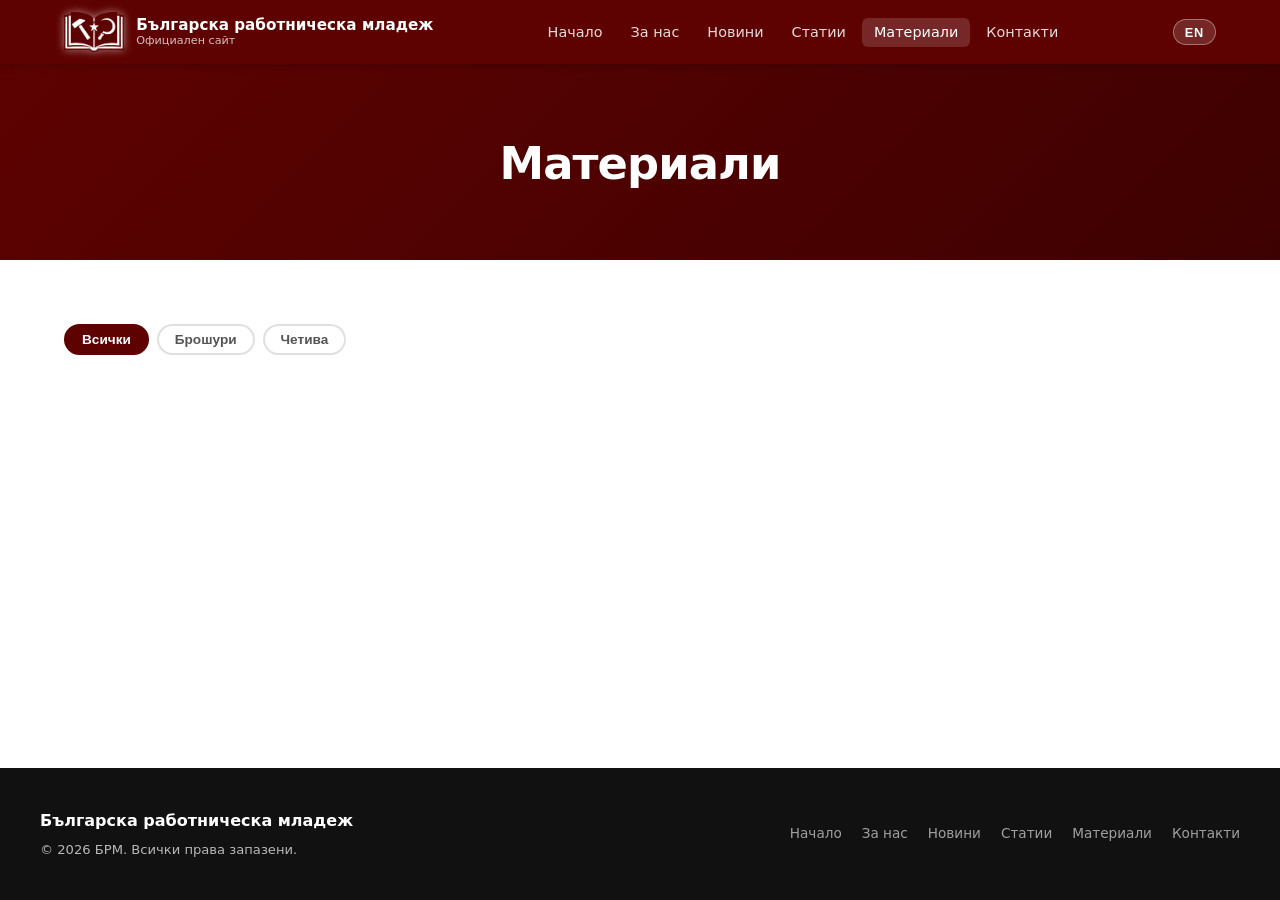
<file: materials.html>
<!DOCTYPE html>
<html lang="bg">
<head>
  <meta charset="UTF-8" />
  <meta name="viewport" content="width=device-width, initial-scale=1.0" />
  <title data-lang="bg" class="lang-active">Материали | БРМ</title>
  <title data-lang="en">Materials | BWY</title>
  <link rel="icon" href="logo.png" type="image/png" />
  <link rel="stylesheet" href="styles.css" />
</head>
<body>

  <!-- NAVBAR -->
  <nav class="navbar" role="navigation" aria-label="Main navigation">
    <div class="navbar-inner">
      <a href="index.html" class="navbar-brand">
        <div class="brand-abbr"><img src="logo.png" alt="БРМ" class="brand-logo" /></div>
        <div class="brand-name">
          <span class="full" data-lang="bg" class="lang-active">Българска работническа младеж</span>
          <span class="full" data-lang="en">Bulgarian Workers' Youth</span>
          <span class="sub" data-lang="bg" class="lang-active">Официален сайт</span>
          <span class="sub" data-lang="en">Official Website</span>
        </div>
      </a>
      <ul class="nav-links" role="list">
        <li>
          <a href="index.html">
            <span data-lang="bg" class="lang-active">Начало</span>
            <span data-lang="en">Home</span>
          </a>
        </li>
        <li>
          <a href="about.html">
            <span data-lang="bg" class="lang-active">За нас</span>
            <span data-lang="en">About</span>
          </a>
        </li>
        <li>
          <a href="news.html">
            <span data-lang="bg" class="lang-active">Новини</span>
            <span data-lang="en">News</span>
          </a>
        </li>
        <li>
          <a href="articles.html">
            <span data-lang="bg" class="lang-active">Статии</span>
            <span data-lang="en">Articles</span>
          </a>
        </li>
        <li>
          <a href="materials.html" class="active">
            <span data-lang="bg" class="lang-active">Материали</span>
            <span data-lang="en">Materials</span>
          </a>
        </li>
        <li>
          <a href="contact.html">
            <span data-lang="bg" class="lang-active">Контакти</span>
            <span data-lang="en">Contact</span>
          </a>
        </li>
      </ul>
      <div class="nav-controls">
        <button class="lang-btn" aria-label="Switch to English">EN</button>
        <button class="hamburger" aria-label="Toggle menu" aria-expanded="false">
          <span></span><span></span><span></span>
        </button>
      </div>
    </div>
  </nav>

  <!-- PAGE HERO -->
  <header class="page-hero">
    <h1 data-lang="bg" class="lang-active">Материали</h1>
    <h1 data-lang="en">Materials</h1>
    <p data-lang="bg" class="lang-active"Четива и образователни материали за свободно изтегляне</p>
    <p data-lang="en">Readings and educational materials available for free download</p>
  </header>

  <!-- MATERIALS CONTENT -->
  <main>
    <section class="section">
      <div class="container">

        <!-- Filter bar -->
        <div class="filter-bar" role="group" aria-label="Filter materials">
          <button class="filter-btn active" data-filter="all">
            <span data-lang="bg" class="lang-active">Всички</span>
            <span data-lang="en">All</span>
          </button>
          <button class="filter-btn" data-filter="brochures">
            <span data-lang="bg" class="lang-active">Брошури</span>
            <span data-lang="en">Brochures</span>
          </button>
          <button class="filter-btn" data-filter="readings">
            <span data-lang="bg" class="lang-active">Четива</span>
            <span data-lang="en">Readings</span>
          </button>
        </div>

        <!-- Materials list -->
        <div class="materials-list">
        </div>
        <!-- Request note -->
       
      </div>
    </section>
  </main>

  <!-- FOOTER -->
  <footer>
    <div class="footer-inner">
      <div>
        <div class="footer-brand">
          <span data-lang="bg" class="lang-active">Българска работническа младеж</span>
          <span data-lang="en">Bulgarian Workers' Youth</span>
        </div>
        <div class="footer-copy">
          <span data-lang="bg" class="lang-active">&copy; 2026 БРМ. Всички права запазени.</span>
          <span data-lang="en">&copy; 2026 BWY. All rights reserved.</span>
        </div>
      </div>
      <nav class="footer-links" aria-label="Footer navigation">
        <a href="index.html">
          <span data-lang="bg" class="lang-active">Начало</span>
          <span data-lang="en">Home</span>
        </a>
        <a href="about.html">
          <span data-lang="bg" class="lang-active">За нас</span>
          <span data-lang="en">About</span>
        </a>
        <a href="news.html">
          <span data-lang="bg" class="lang-active">Новини</span>
          <span data-lang="en">News</span>
        </a>
        <a href="articles.html">
          <span data-lang="bg" class="lang-active">Статии</span>
          <span data-lang="en">Articles</span>
        </a>
        <a href="materials.html">
          <span data-lang="bg" class="lang-active">Материали</span>
          <span data-lang="en">Materials</span>
        </a>
        <a href="contact.html">
          <span data-lang="bg" class="lang-active">Контакти</span>
          <span data-lang="en">Contact</span>
        </a>
      </nav>
    </div>
  </footer>

  <script src="lang.js"></script>
  <script>
    document.querySelectorAll('.filter-btn').forEach(function (btn) {
      btn.addEventListener('click', function () {
        document.querySelectorAll('.filter-btn').forEach(function (b) { b.classList.remove('active'); });
        btn.classList.add('active');
        var filter = btn.dataset.filter;
        document.querySelectorAll('.material-item').forEach(function (item) {
          if (filter === 'all' || item.dataset.category === filter) {
            item.style.display = '';
          } else {
            item.style.display = 'none';
          }
        });
      });
    });
  </script>

</body>
</html>
</file>
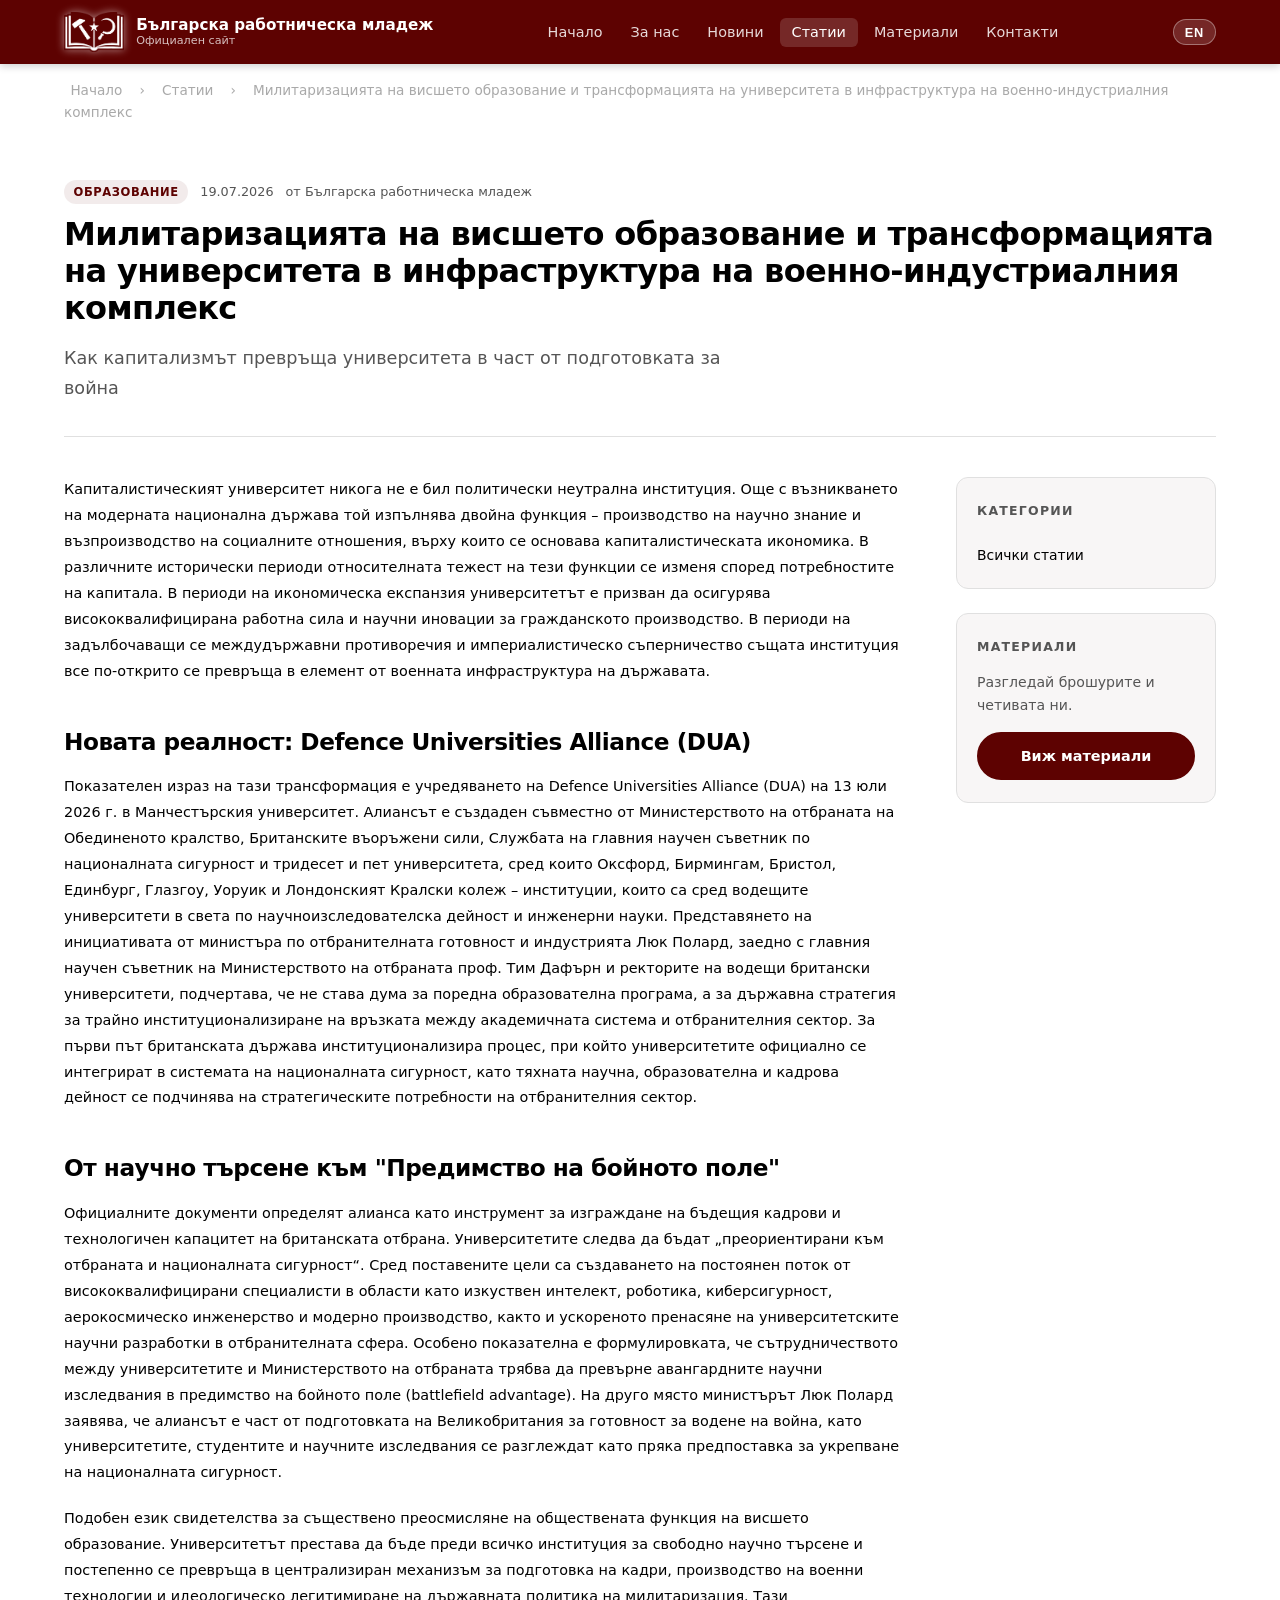
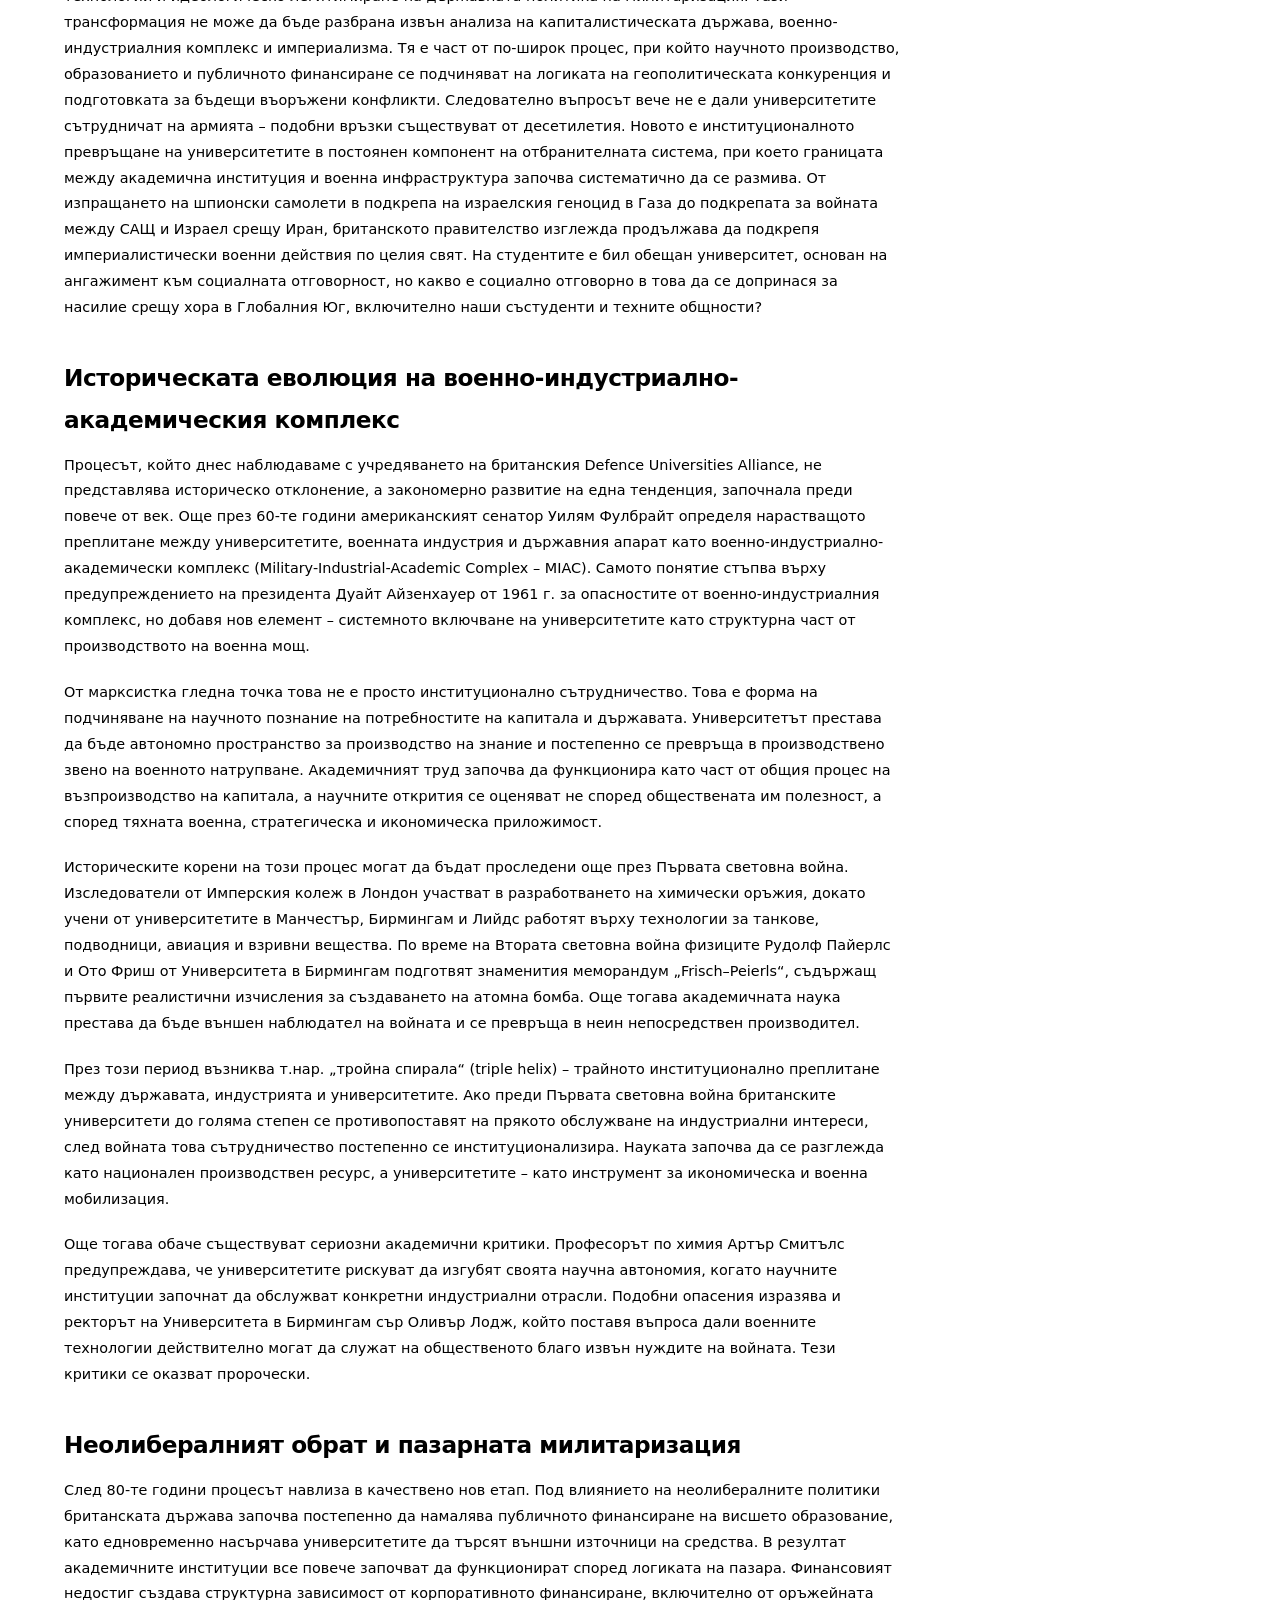
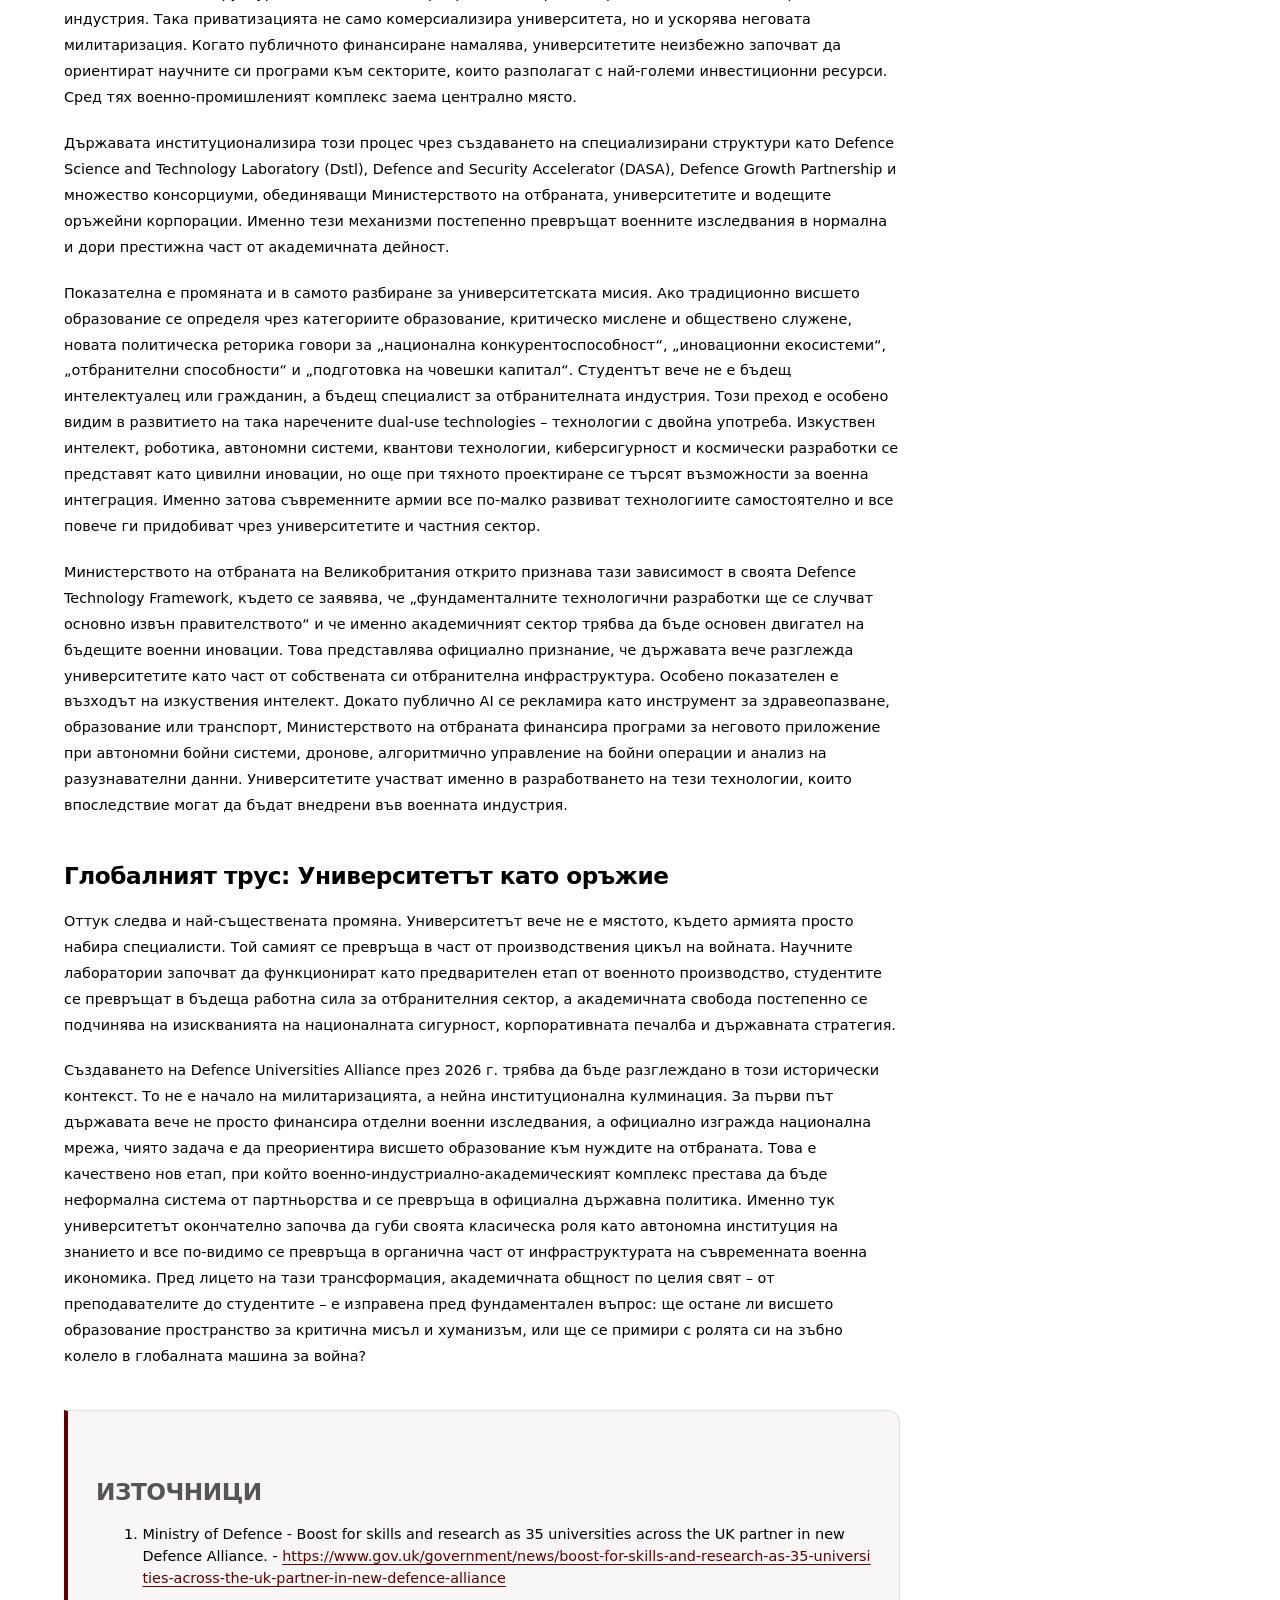
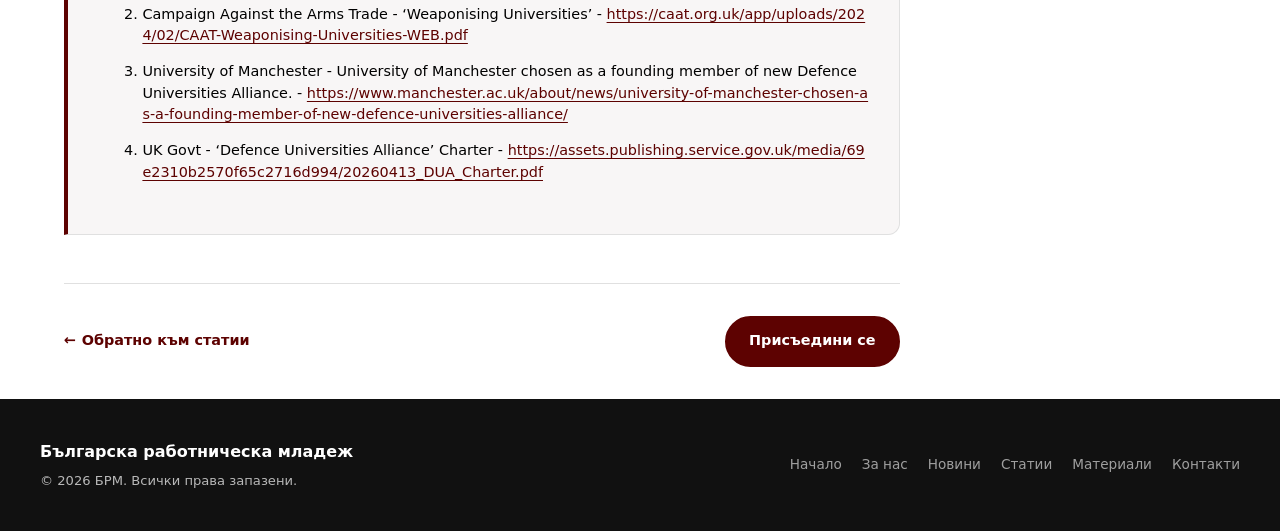
<file: militarization-of-higher-education.html>
<!DOCTYPE html>
<html lang="bg">
<head>
  <meta charset="UTF-8" />
  <meta name="viewport" content="width=device-width, initial-scale=1.0" />
   <title data-lang="bg" class="lang-active">Милитаризацията на висшето образование | БРМ</title>
  <title data-lang="en"> The militarization of higher education | BWY</title>
  <link rel="icon" href="logo.png" type="image/png" />
  <link rel="stylesheet" href="styles.css" />
</head>
<body>

  <!-- NAVBAR -->
  <nav class="navbar" role="navigation" aria-label="Main navigation">
    <div class="navbar-inner">
      <a href="index.html" class="navbar-brand">
        <div class="brand-abbr"><img src="logo.png" alt="БРМ" class="brand-logo" /></div>
        <div class="brand-name">
          <span class="full" data-lang="bg" class="lang-active">Българска работническа младеж</span>
          <span class="full" data-lang="en">Bulgarian Workers' Youth</span>
          <span class="sub" data-lang="bg" class="lang-active">Официален сайт</span>
          <span class="sub" data-lang="en">Official Website</span>
        </div>
      </a>
      <ul class="nav-links" role="list">
        <li>
          <a href="index.html">
            <span data-lang="bg" class="lang-active">Начало</span>
            <span data-lang="en">Home</span>
          </a>
        </li>
        <li>
          <a href="about.html">
            <span data-lang="bg" class="lang-active">За нас</span>
            <span data-lang="en">About</span>
          </a>
        </li>
        <li>
          <a href="news.html">
            <span data-lang="bg" class="lang-active">Новини</span>
            <span data-lang="en">News</span>
          </a>
        </li>
        <li>
          <a href="articles.html" class="active">
            <span data-lang="bg" class="lang-active">Статии</span>
            <span data-lang="en">Articles</span>
          </a>
        </li>
        <li>
          <a href="materials.html">
            <span data-lang="bg" class="lang-active">Материали</span>
            <span data-lang="en">Materials</span>
          </a>
        </li>
        <li>
          <a href="contact.html">
            <span data-lang="bg" class="lang-active">Контакти</span>
            <span data-lang="en">Contact</span>
          </a>
        </li>
      </ul>
      <div class="nav-controls">
        <button class="lang-btn" aria-label="Switch to English">EN</button>
        <button class="hamburger" aria-label="Toggle menu" aria-expanded="false">
          <span></span><span></span><span></span>
        </button>
      </div>
    </div>
  </nav>

  <main>
    <div class="container">

      <!-- Breadcrumb -->
      <nav class="post-breadcrumb" aria-label="Breadcrumb">
        <a href="index.html">
          <span data-lang="bg" class="lang-active">Начало</span>
          <span data-lang="en">Home</span>
        </a>
        <span>›</span>
        <a href="articles.html">
          <span data-lang="bg" class="lang-active">Статии</span>
          <span data-lang="en">Articles</span>
        </a>
        <span>›</span>
        <!-- ПРОМЕНИ: заглавие в breadcrumb -->
        <span data-lang="bg" class="lang-active">Милитаризацията на висшето образование и трансформацията на университета в инфраструктура на военно-индустриалния комплекс</span>
        <span data-lang="en">The militarization of higher education and the transformation of the university into an infrastructure of the military-industrial complex</span>
      </nav>

      <!-- Post header -->
      <header class="post-header">
        <div class="card-meta">
          <!--  ПРОМЕНИ: категория (Теория / Труд / Образование / Икономика / История) -->
          <span class="card-tag">
            <span data-lang="bg" class="lang-active">Образование</span>
            <span data-lang="en">Education</span>
          </span>
          <!--  ПРОМЕНИ: дата -->
          <time class="card-date" datetime="2026-07-17">19.07.2026</time>
          <!--  ПРОМЕНИ: автор (по желание) -->
          <span class="card-date">
            <span data-lang="bg" class="lang-active">от Българска работническа младеж</span>
            <span data-lang="en">by Bulgarian Workers' Youth</span>
          </span>
        </div>

        <!-- ПРОМЕНИ: основно заглавие -->
        <h1 class="post-title">
          <span data-lang="bg" class="lang-active">Милитаризацията на висшето образование и трансформацията на университета в инфраструктура на военно-индустриалния комплекс</span>
          <span data-lang="en">The militarization of higher education and the transformation of the university into an infrastructure of the military-industrial complex</span>
        </h1>

        <!--  ПРОМЕНИ: кратко въведение / теза -->
        <p class="post-lead">
          <span data-lang="bg" class="lang-active">	Как капитализмът превръща университета в част от подготовката за война</span>
          <span data-lang="en">How capitalism turns the university into part of the preparation for war</span>
        </p>
      </header>

      <!-- Post layout: body + sidebar -->
      <div class="post-layout">

        <!-- Main article body -->
        <article class="post-body">

          <!--  ДОБАВИ СЪДЪРЖАНИЕ ТУК -->
          <p>
            <span data-lang="bg" class="lang-active">	Капиталистическият университет никога не е бил политически неутрална институция. Още с възникването на модерната национална държава той изпълнява двойна функция – производство на научно знание и възпроизводство на социалните отношения, върху които се основава капиталистическата икономика. В различните исторически периоди относителната тежест на тези функции се изменя според потребностите на капитала.
			В периоди на икономическа експанзия университетът е призван да осигурява висококвалифицирана работна сила и научни иновации за гражданското производство. В периоди на задълбочаващи се междудържавни противоречия и империалистическо съперничество същата институция все по-открито се превръща в елемент от военната инфраструктура на държавата.</span>
            <span data-lang="en">The capitalist university has never been a politically neutral institution. Ever since the emergence of the modern nation-state, it has performed a dual function – the production of scientific knowledge and the reproduction of the social relations on which the capitalist economy is based. In different historical periods, the relative importance of these functions has changed according to the needs of capital. 
			In periods of economic expansion, the university is called upon to provide a highly qualified workforce and scientific innovations for civilian production. In periods of deepening interstate contradictions and imperialist rivalry, the same institution has increasingly openly become an element of the state’s military infrastructure.</span>
          </p>

          <h2>
            <span data-lang="bg" class="lang-active">Новата реалност: Defence Universities Alliance (DUA)</span>
            <span data-lang="en">The new reality: Defence Universities Alliance (DUA)</span>
          </h2>

          <p>
            <span data-lang="bg" class="lang-active">Показателен израз на тази трансформация е учредяването на Defence Universities Alliance (DUA) на 13 юли 2026 г. в Манчестърския университет. Алиансът е създаден съвместно от Министерството на отбраната на Обединеното кралство, Британските въоръжени сили, Службата на главния научен съветник по националната сигурност и тридесет и пет университета, сред които Оксфорд, Бирмингам, Бристол, Единбург, Глазгоу,
			Уоруик и Лондонският Кралски колеж – институции, които са сред водещите университети в света по научноизследователска дейност и инженерни науки. Представянето на инициативата от министъра по отбранителната готовност и индустрията Люк Полард, заедно с главния научен съветник на Министерството на отбраната проф. Тим Дафърн и ректорите на водещи британски университети, подчертава, 
			че не става дума за поредна образователна програма, а за държавна стратегия за трайно институционализиране на връзката между академичната система и отбранителния сектор. За първи път британската държава институционализира процес, при който университетите официално се интегрират в системата на националната сигурност, като тяхната научна, образователна и кадрова дейност се подчинява на стратегическите потребности на отбранителния сектор.</span>
            <span data-lang="en">A key expression of this transformation is the launch of the Defence Universities Alliance (DUA) on 13 July 2026 at the University of Manchester. The alliance was jointly established by the UK Ministry of Defence, the British Armed Forces, the Office of the Chief Scientific Adviser on National Security and thirty-five universities, including Oxford, Birmingham, Bristol, Edinburgh, Glasgow, Warwick and King’s College London
			– institutions that are among the world’s leading universities in research and engineering. The launch of the initiative by the Minister for Defence Preparedness and Industry, Luke Pollard, together with the Chief Scientific Adviser to the Ministry of Defence, Professor Tim Dufferin, and the Chancellors of leading British universities, underlines that this is not just another educational programme, but a government strategy to permanently institutionalise 
			the link between academia and the defence sector. For the first time, the British state has institutionalized a process in which universities are officially integrated into the national security system, with their scientific, educational and personnel activities subordinated to the strategic needs of the defense sector.</span>
          </p>

          <h2>
            <span data-lang="bg" class="lang-active">От научно търсене към "Предимство на бойното поле"</span>
            <span data-lang="en">From scientific research to "Battlefield advantage"</span>
          </h2>

          <p>
            <span data-lang="bg" class="lang-active">Официалните документи определят алианса като инструмент за изграждане на бъдещия кадрови и технологичен капацитет на британската отбрана. Университетите следва да бъдат „преориентирани към отбраната и националната сигурност“. Сред поставените цели са създаването на постоянен поток от висококвалифицирани специалисти в области като изкуствен интелект, роботика, киберсигурност, аерокосмическо инженерство и модерно производство, 
			както и ускореното пренасяне на университетските научни разработки в отбранителната сфера. Особено показателна е формулировката, че сътрудничеството между университетите и Министерството на отбраната трябва да превърне авангардните научни изследвания в предимство на бойното поле (battlefield advantage). На друго място министърът Люк Полард заявява, че алиансът е част от подготовката на Великобритания за готовност за водене на война, като университетите, студентите и 
			научните изследвания се разглеждат като пряка предпоставка за укрепване на националната сигурност.</span>
            <span data-lang="en">Official documents define the alliance as a tool for building the future human and technological capacity of British defense. Universities should be “refocused on defense and national security.” Among the goals set are the creation of a constant flow of highly qualified specialists in areas such as artificial intelligence, robotics, cybersecurity, aerospace engineering and advanced manufacturing, as well as the accelerated transfer of university 
			scientific developments to the defense sector. Particularly indicative is the formulation that cooperation between universities and the Ministry of Defense should turn cutting-edge scientific research into a battlefield advantage. Elsewhere, Minister Luke Pollard states that the alliance is part of Britain’s preparation for war readiness, with universities, students and scientific research seen as a direct prerequisite for strengthening national security.</span>
          </p>
			<p>
				<span data-lang="bg" class="lang-active"> Подобен език свидетелства за съществено преосмисляне на обществената функция на висшето образование. Университетът престава да бъде преди всичко институция за свободно научно търсене и постепенно се превръща в централизиран механизъм за подготовка на кадри, производство на военни технологии и идеологическо легитимиране на държавната политика на милитаризация. Тази трансформация не може да бъде разбрана извън анализа на
				капиталистическата държава, военно-индустриалния комплекс и империализма. Тя е част от по-широк процес, при който научното производство, образованието и публичното финансиране се подчиняват на логиката на геополитическата конкуренция и подготовката за бъдещи въоръжени конфликти. Следователно въпросът вече не е дали университетите сътрудничат на армията – подобни връзки съществуват от десетилетия. Новото е институционалното превръщане на университетите в постоянен 
				компонент на отбранителната система, при което границата между академична институция и военна инфраструктура започва систематично да се размива. От изпращането на шпионски самолети в подкрепа на израелския геноцид в Газа до подкрепата за войната между САЩ и Израел срещу Иран, британското правителство изглежда продължава да подкрепя империалистически военни действия по целия свят. На студентите е бил обещан университет, основан на ангажимент към социалната отговорност, 
				но какво е социално отговорно в това да се допринася за насилие срещу хора в Глобалния Юг, включително наши състуденти и техните общности? </span>
				<span data-lang="en"> Such language testifies to a significant rethinking of the public function of higher education. The university ceases to be primarily an institution for free scientific research and gradually becomes a centralized mechanism for training personnel, producing military technologies and ideological legitimizing the state policy of militarization. This transformation cannot be understood outside the analysis of the capitalist state, the military-industrial 
				complex and imperialism. It is part of a broader process in which scientific production, education and public funding are subordinated to the logic of geopolitical competition and preparation for future armed conflicts. Therefore, the question is no longer whether universities cooperate with the army – such connections have existed for decades. What is new is the institutional transformation of universities into a permanent component of the defense system, in which the boundary 
				between academic institution and military infrastructure begins to systematically blur. From sending spy planes in support of the Israeli genocide in Gaza to supporting the US-Israeli war on Iran, the British government appears to continue to support imperialist military actions around the world. Students have been promised a university based on a commitment to social responsibility, but what is socially responsible about contributing to violence against people in the Global South, including our fellow students and their communities?</span>
			</p>
          <h2>
            <span data-lang="bg" class="lang-active">Историческата еволюция на военно-индустриално-академическия комплекс</span>
            <span data-lang="en">The historical evolution of the military-industrial-academic complex</span>
          </h2>

			<p>
				<span data-lang="bg" class="lang-active"> Процесът, който днес наблюдаваме с учредяването на британския Defence Universities Alliance, не представлява историческо отклонение, а закономерно развитие на една тенденция, започнала преди повече от век. Още през 60-те години американският сенатор Уилям Фулбрайт определя нарастващото преплитане между университетите, военната индустрия и държавния апарат като военно-индустриално-академически комплекс (Military-Industrial-Academic Complex – MIAC).
				Самото понятие стъпва върху предупреждението на президента Дуайт Айзенхауер от 1961 г. за опасностите от военно-индустриалния комплекс, но добавя нов елемент – системното включване на университетите като структурна част от производството на военна мощ.</span>
				<span data-lang="en"> The process that we are witnessing today with the establishment of the British Defence Universities Alliance is not a historical aberration, but a natural development of a trend that began more than a century ago. As early as the 1960s, US Senator William Fulbright defined the growing intertwining of universities, the military industry and the state apparatus as the Military-Industrial-Academic Complex (MIAC). The concept itself builds on President Dwight Eisenhower’s 
				1961 warning about the dangers of the military-industrial complex, but adds a new element – ​​the systematic inclusion of universities as a structural part of the production of military power.</span>
			</p>
          <p>
            <span data-lang="bg" class="lang-active">От марксистка гледна точка това не е просто институционално сътрудничество. Това е форма на подчиняване на научното познание на потребностите на капитала и държавата. Университетът престава да бъде автономно пространство за производство на знание и постепенно се превръща в производствено звено на военното натрупване. Академичният труд започва да функционира като част от общия процес на възпроизводство на капитала, а научните открития се оценяват не 
			според обществената им полезност, а според тяхната военна, стратегическа и икономическа приложимост.</span>
            <span data-lang="en">From a Marxist perspective, this is not just institutional cooperation. It is a form of subordination of scientific knowledge to the needs of capital and the state. The university ceases to be an autonomous space for the production of knowledge and gradually becomes a production unit of military accumulation. Academic work begins to function as part of the general process of reproduction of capital, and scientific discoveries are evaluated not according to their social 
			utility, but according to their military, strategic and economic applicability.</span>
          </p>

          <p>
            <span data-lang="bg" class="lang-active">Историческите корени на този процес могат да бъдат проследени още през Първата световна война. Изследователи от Имперския колеж в Лондон участват в разработването на химически оръжия, докато учени от университетите в Манчестър, Бирмингам и Лийдс работят върху технологии за танкове, подводници, авиация и взривни вещества. По време на Втората световна война физиците Рудолф Пайерлс и Ото Фриш от Университета в Бирмингам подготвят знаменития меморандум „Frisch–Peierls“,
			съдържащ първите реалистични изчисления за създаването на атомна бомба. Още тогава академичната наука престава да бъде външен наблюдател на войната и се превръща в неин непосредствен производител.</span>
            <span data-lang="en">The historical roots of this process can be traced back to World War I. Researchers at Imperial College London were involved in the development of chemical weapons, while scientists at the universities of Manchester, Birmingham and Leeds worked on technologies for tanks, submarines, aviation and explosives. During World War II, physicists Rudolf Peierls and Otto Frisch of the University of Birmingham prepared the famous Frisch–Peierls memorandum, containing the first realistic calculations
			for the creation of an atomic bomb. Even then, academic science ceased to be an external observer of the war and became its direct producer.</span>
          </p>
		  <p>
            <span data-lang="bg" class="lang-active">През този период възниква т.нар. „тройна спирала“ (triple helix) – трайното институционално преплитане между държавата, индустрията и университетите. Ако преди Първата световна война британските университети до голяма степен се противопоставят на прякото обслужване на индустриални интереси, след войната това сътрудничество постепенно се институционализира. Науката започва да се разглежда като национален производствен ресурс, а университетите – като инструмент за икономическа и военна мобилизация.</span>
            <span data-lang="en">During this period, the so-called "triple helix" emerged - the enduring institutional intertwining of the state, industry and universities. If before the First World War, British universities largely opposed the direct service of industrial interests, after the war this cooperation gradually became institutionalized. Science began to be viewed as a national productive resource, and universities - as an instrument for economic and military mobilization.</span>
          </p>
		  <p>
            <span data-lang="bg" class="lang-active">Още тогава обаче съществуват сериозни академични критики. Професорът по химия Артър Смитълс предупреждава, че университетите рискуват да изгубят своята научна автономия, когато научните институции започнат да обслужват конкретни индустриални отрасли. Подобни опасения изразява и ректорът на Университета в Бирмингам сър Оливър Лодж, който поставя въпроса дали военните технологии действително могат да служат на общественото благо извън нуждите на войната. Тези критики се оказват пророчески.</span>
            <span data-lang="en">Even then, however, there were serious academic criticisms. Chemistry professor Arthur Smittles warned that universities risked losing their scientific autonomy when scientific institutions began to serve specific industries. Similar concerns were expressed by the chancellor of the University of Birmingham, Sir Oliver Lodge, who questioned whether military technologies could actually serve the public good beyond the needs of war. These criticisms proved prophetic.</span>
          </p>
		   <h2>
            <span data-lang="bg" class="lang-active">Неолибералният обрат и пазарната милитаризация</span>
            <span data-lang="en">The neoliberal turn and market militarization</span>
          </h2>
		    <p>
            <span data-lang="bg" class="lang-active">След 80-те години процесът навлиза в качествено нов етап. Под влиянието на неолибералните политики британската държава започва постепенно да намалява публичното финансиране на висшето образование, като едновременно насърчава университетите да търсят външни източници на средства. В резултат академичните институции все повече започват да функционират според логиката на пазара. Финансовият недостиг създава структурна зависимост от корпоративното финансиране, включително от оръжейната индустрия.
			Така приватизацията не само комерсиализира университета, но и ускорява неговата милитаризация. Когато публичното финансиране намалява, университетите неизбежно започват да ориентират научните си програми към секторите, които разполагат с най-големи инвестиционни ресурси. Сред тях военно-промишленият комплекс заема централно място.</span>
            <span data-lang="en">After the 1980s, the process entered a qualitatively new stage. Under the influence of neoliberal policies, the British state began to gradually reduce public funding for higher education, while simultaneously encouraging universities to seek external sources of funding. As a result, academic institutions increasingly began to function according to the logic of the market. The financial shortage created a structural dependence on corporate funding, including from the arms industry.
			Thus, privatization not only commercializes the university, but also accelerates its militarization. When public funding decreases, universities inevitably begin to orient their scientific programs towards the sectors that have the largest investment resources. Among them, the military-industrial complex occupies a central place.</span>
          </p>
			<p>
            <span data-lang="bg" class="lang-active">Държавата институционализира този процес чрез създаването на специализирани структури като Defence Science and Technology Laboratory (Dstl), Defence and Security Accelerator (DASA), Defence Growth Partnership и множество консорциуми, обединяващи Министерството на отбраната, университетите и водещите оръжейни корпорации. Именно тези механизми постепенно превръщат военните изследвания в нормална и дори престижна част от академичната дейност.</span>
            <span data-lang="en">The state institutionalized this process through the creation of specialized structures such as the Defence Science and Technology Laboratory (Dstl), the Defence and Security Accelerator (DASA), the Defence Growth Partnership and numerous consortia uniting the Ministry of Defence, universities and leading arms corporations. It is these mechanisms that gradually turned military research into a normal and even prestigious part of academic activity.</span>
          </p>
		  <p>
            <span data-lang="bg" class="lang-active">Показателна е промяната и в самото разбиране за университетската мисия. Ако традиционно висшето образование се определя чрез категориите образование, критическо мислене и обществено служене, новата политическа реторика говори за „национална конкурентоспособност“, „иновационни екосистеми“, „отбранителни способности“ и „подготовка на човешки капитал“. Студентът вече не е бъдещ интелектуалец или гражданин, а бъдещ специалист за отбранителната индустрия.
			Този преход е особено видим в развитието на така наречените dual-use technologies – технологии с двойна употреба. Изкуствен интелект, роботика, автономни системи, квантови технологии, киберсигурност и космически разработки се представят като цивилни иновации, но още при тяхното проектиране се търсят възможности за военна интеграция. Именно затова съвременните армии все по-малко развиват технологиите самостоятелно и все повече ги придобиват чрез университетите и частния сектор.</span>
            <span data-lang="en">The change in the very understanding of the university mission is also significant. If higher education has traditionally been defined through the categories of education, critical thinking and public service, the new political rhetoric speaks of “national competitiveness”, “innovation ecosystems”, “defense capabilities” and “human capital training”. The student is no longer a future intellectual or citizen, but a future specialist for the defense industry.
			This transition is particularly visible in the development of so-called dual-use technologies. Artificial intelligence, robotics, autonomous systems, quantum technologies, cybersecurity and space developments are presented as civilian innovations, but even during their design, opportunities for military integration are sought. This is precisely why modern armies are developing technologies less and less independently and are increasingly acquiring them through universities and the private sector</span>
          </p>
		  <p>
            <span data-lang="bg" class="lang-active">Министерството на отбраната на Великобритания открито признава тази зависимост в своята Defence Technology Framework, където се заявява, че „фундаменталните технологични разработки ще се случват основно извън правителството“ и че именно академичният сектор трябва да бъде основен двигател на бъдещите военни иновации. Това представлява официално признание, че държавата вече разглежда университетите като част от собствената си отбранителна инфраструктура.
			Особено показателен е възходът на изкуствения интелект. Докато публично AI се рекламира като инструмент за здравеопазване, образование или транспорт, Министерството на отбраната финансира програми за неговото приложение при автономни бойни системи, дронове, алгоритмично управление на бойни операции и анализ на разузнавателни данни. Университетите участват именно в разработването на тези технологии, които впоследствие могат да бъдат внедрени във военната индустрия.</span>
            <span data-lang="en">The UK Ministry of Defence openly acknowledges this dependency in its Defence Technology Framework, which states that “fundamental technological development will occur largely outside government” and that academia should be the main driver of future military innovation. This is an official acknowledgement that the state now views universities as part of its own defence infrastructure. The rise of artificial intelligence is particularly telling. While AI is publicly promoted 
			as a tool for healthcare, education or transport, the MoD is funding programmes for its application in autonomous combat systems, drones, algorithmic combat operations management and intelligence analysis. Universities are involved in the development of these technologies, which can then be implemented in the defence industry.</span>
          </p>
		<h2>
            <span data-lang="bg" class="lang-active">Глобалният трус: Университетът като оръжие</span>
            <span data-lang="en">The global upheaval: The university as a weapon</span>
          </h2>
		  <p>
            <span data-lang="bg" class="lang-active">Оттук следва и най-съществената промяна. Университетът вече не е мястото, където армията просто набира специалисти. Той самият се превръща в част от производствения цикъл на войната. Научните лаборатории започват да функционират като предварителен етап от военното производство, студентите се превръщат в бъдеща работна сила за отбранителния сектор, а академичната свобода постепенно се подчинява на изискванията на националната сигурност, корпоративната печалба и държавната стратегия.</span>
            <span data-lang="en">This is where the most significant change comes from. The university is no longer a place where the army simply recruits specialists. It itself becomes part of the production cycle of war. Scientific laboratories begin to function as a preliminary stage of military production, students become the future workforce for the defense sector, and academic freedom is gradually subordinated to the requirements of national security, corporate profit, and state strategy.</span>
          </p>
		   <p>
            <span data-lang="bg" class="lang-active">Създаването на Defence Universities Alliance през 2026 г. трябва да бъде разглеждано в този исторически контекст. То не е начало на милитаризацията, а нейна институционална кулминация. За първи път държавата вече не просто финансира отделни военни изследвания, а официално изгражда национална мрежа, чиято задача е да преориентира висшето образование към нуждите на отбраната. Това е качествено нов етап, при който военно-индустриално-академическият комплекс престава да бъде неформална система от 
			партньорства и се превръща в официална държавна политика. Именно тук университетът окончателно започва да губи своята класическа роля като автономна институция на знанието и все по-видимо се превръща в органична част от инфраструктурата на съвременната военна икономика. Пред лицето на тази трансформация, академичната общност по целия свят – от преподавателите до студентите – е изправена пред фундаментален въпрос: ще остане ли висшето образование пространство за критична мисъл и хуманизъм, или ще се примири с ролята си на зъбно колело в глобалната машина за война?</span>
            <span data-lang="en">The creation of the Defence Universities Alliance in 2026 should be seen in this historical context. It is not the beginning of militarization, but its institutional culmination. For the first time, the state is no longer simply funding individual military research, but is officially building a national network whose task is to reorient higher education towards the needs of defense. This is a qualitatively new stage, in which the military-industrial-academic complex ceases to be an informal system of partnerships and becomes an official state policy. 
			It is here that the university finally begins to lose its classical role as an autonomous institution of knowledge and increasingly visibly becomes an organic part of the infrastructure of the modern military economy. In the face of this transformation, the academic community around the world – from professors to students – is faced with a fundamental question: will higher education remain a space for critical thought and humanism, or will it resign itself to its role as a cog in the global war machine?</span>
          </p>
			<!-- Resources -->
          <div class="post-resources">
            <h2 class="post-resources-title">
              <span data-lang="bg" class="lang-active">Източници</span>
              <span data-lang="en">Sources</span>
            </h2>
            <ol class="post-resources-list">
              <!-- ПРОМЕНИ: добави източници и линкове -->
              <li>
			  Ministry of Defence - Boost for skills and research as 35 universities across the UK partner in new Defence Alliance. -
                <a href="https://www.gov.uk/government/news/boost-for-skills-and-research-as-35-universities-across-the-uk-partner-in-new-defence-alliance">
                 https://www.gov.uk/government/news/boost-for-skills-and-research-as-35-universities-across-the-uk-partner-in-new-defence-alliance 
                </a>
              </li>
              <li>
			  Campaign Against the Arms Trade - ‘Weaponising Universities’ -
                <a href="https://caat.org.uk/app/uploads/2024/02/CAAT-Weaponising-Universities-WEB.pdf">
                  https://caat.org.uk/app/uploads/2024/02/CAAT-Weaponising-Universities-WEB.pdf
                </a>
              </li>
              <li>
				University of Manchester - University of Manchester chosen as a founding member of new Defence Universities Alliance. -
                <a href="https://www.manchester.ac.uk/about/news/university-of-manchester-chosen-as-a-founding-member-of-new-defence-universities-alliance/">
                 https://www.manchester.ac.uk/about/news/university-of-manchester-chosen-as-a-founding-member-of-new-defence-universities-alliance/ 
                </a>
              </li>
			  <li>
			  UK Govt - ‘Defence Universities Alliance’ Charter - 
			  <a href="https://assets.publishing.service.gov.uk/media/69e2310b2570f65c2716d994/20260413_DUA_Charter.pdf">
			  https://assets.publishing.service.gov.uk/media/69e2310b2570f65c2716d994/20260413_DUA_Charter.pdf
			  </a>
			</li>			  
            </ol>
          </div>

          <!-- Post navigation -->
          <div class="post-footer-nav">
            <a href="articles.html" class="post-back-link">
              ← <span data-lang="bg" class="lang-active">Обратно към статии</span>
              <span data-lang="en">Back to Articles</span>
            </a>
            <a href="contact.html" class="btn btn-primary">
              <span data-lang="bg" class="lang-active">Присъедини се</span>
              <span data-lang="en">Join Us</span>
            </a>
          </div>

        </article>

        <!-- Sidebar -->
        <aside class="post-sidebar">

          <div class="sidebar-card">
            <h4>
              <span data-lang="bg" class="lang-active">Категории</span>
              <span data-lang="en">Categories</span>
            </h4>
            <ul>
              <li><a href="articles.html">
                <span data-lang="bg" class="lang-active">Всички статии</span>
                <span data-lang="en">All Articles</span>
              </a></li>
              </ul>
          </div>

          <div class="sidebar-card">
            <h4>
              <span data-lang="bg" class="lang-active">Материали</span>
              <span data-lang="en">Materials</span>
            </h4>
            <p style="font-size:0.88rem; color:var(--text-muted); margin-bottom:1rem; line-height:1.6;">
              <span data-lang="bg" class="lang-active">Разгледай брошурите и четивата ни.</span>
              <span data-lang="en">Browse our brochures and reading materials.</span>
            </p>
            <a href="materials.html" class="btn btn-primary" style="width:100%; justify-content:center;">
              <span data-lang="bg" class="lang-active">Виж материали</span>
              <span data-lang="en">View Materials</span>
            </a>
          </div>

        </aside>
      </div>

    </div>
  </main>

  <footer>
    <div class="footer-inner">
      <div>
        <div class="footer-brand">
          <span data-lang="bg" class="lang-active">Българска работническа младеж</span>
          <span data-lang="en">Bulgarian Workers' Youth</span>
        </div>
        <div class="footer-copy">
          <span data-lang="bg" class="lang-active">© 2026 БРМ. Всички права запазени.</span>
          <span data-lang="en">© 2026 BWY. All rights reserved.</span>
        </div>
      </div>
      <nav class="footer-links" aria-label="Footer navigation">
        <a href="index.html">
          <span data-lang="bg" class="lang-active">Начало</span>
          <span data-lang="en">Home</span>
        </a>
        <a href="about.html">
          <span data-lang="bg" class="lang-active">За нас</span>
          <span data-lang="en">About</span>
        </a>
        <a href="news.html">
          <span data-lang="bg" class="lang-active">Новини</span>
          <span data-lang="en">News</span>
        </a>
        <a href="articles.html">
          <span data-lang="bg" class="lang-active">Статии</span>
          <span data-lang="en">Articles</span>
        </a>
        <a href="materials.html">
          <span data-lang="bg" class="lang-active">Материали</span>
          <span data-lang="en">Materials</span>
        </a>
        <a href="contact.html">
          <span data-lang="bg" class="lang-active">Контакти</span>
          <span data-lang="en">Contact</span>
        </a>
      </nav>
    </div>
  </footer>

  <script src="lang.js"></script>
</body>
</html>
</file>
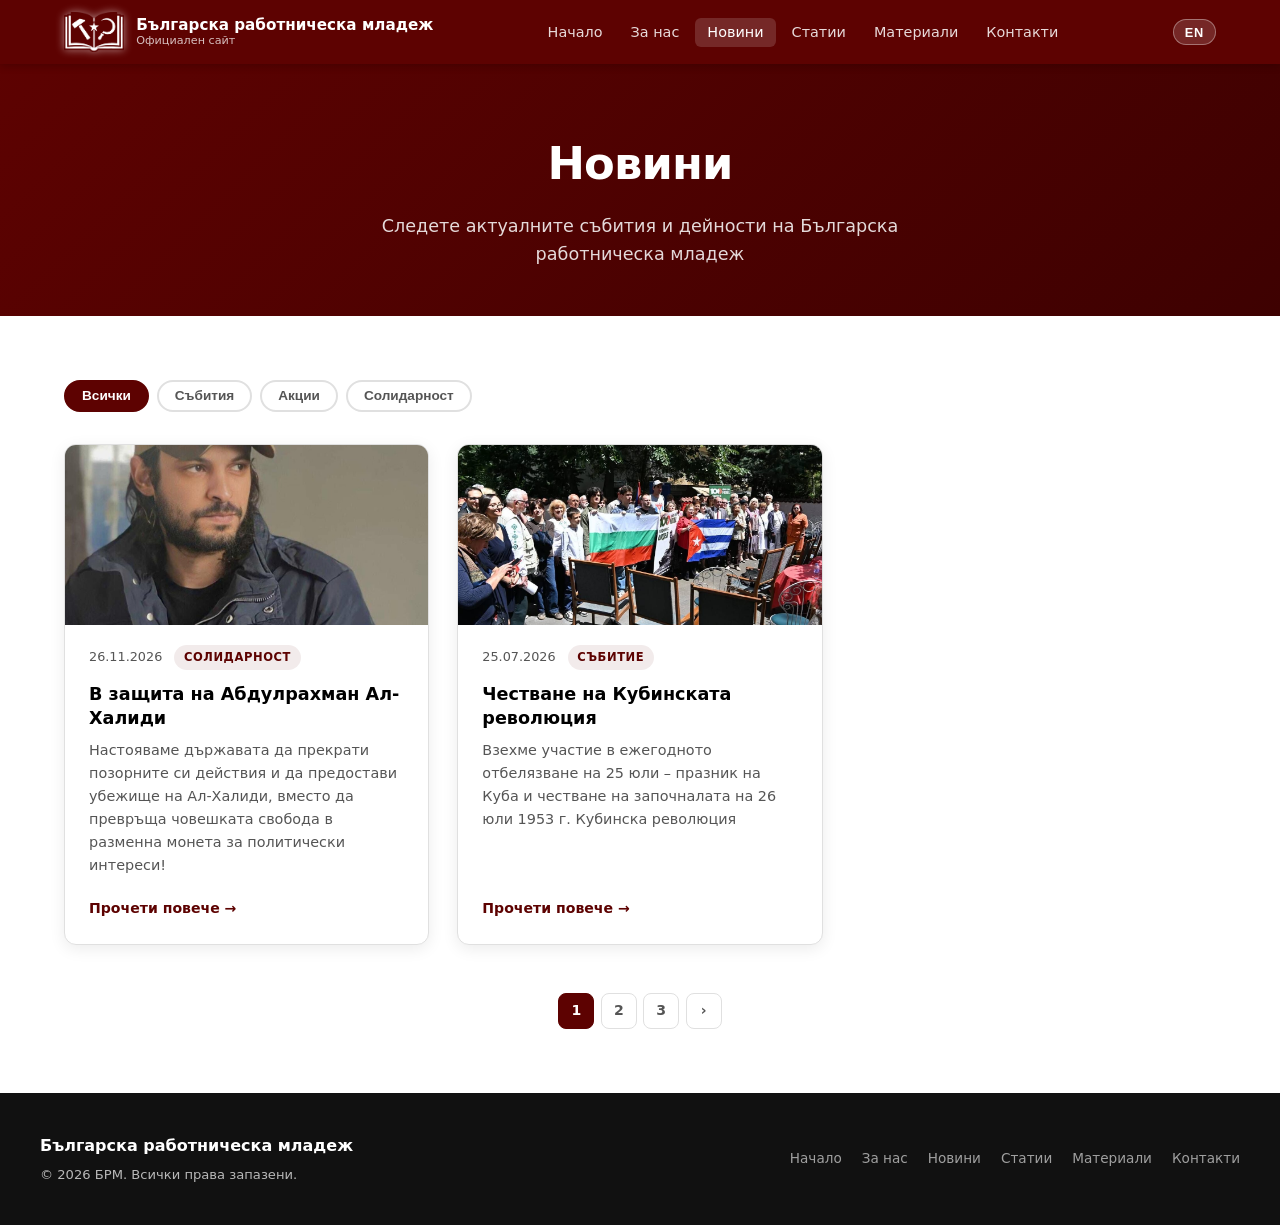
<file: news.html>
<!DOCTYPE html>
<html lang="bg">
<head>
  <meta charset="UTF-8" />
  <meta name="viewport" content="width=device-width, initial-scale=1.0" />
  <title data-lang="bg" class="lang-active">Новини | БРМ</title>
  <title data-lang="en">News | BWY</title>
  <link rel="icon" href="logo.png" type="image/png" />
  <link rel="stylesheet" href="styles.css" />
</head>
<body>

  <!-- NAVBAR -->
  <nav class="navbar" role="navigation" aria-label="Main navigation">
    <div class="navbar-inner">
      <a href="index.html" class="navbar-brand">
        <div class="brand-abbr"><img src="logo.png" alt="БРМ" class="brand-logo" /></div>
        <div class="brand-name">
          <span class="full" data-lang="bg" class="lang-active">Българска работническа младеж</span>
          <span class="full" data-lang="en">Bulgarian Workers' Youth</span>
          <span class="sub" data-lang="bg" class="lang-active">Официален сайт</span>
          <span class="sub" data-lang="en">Official Website</span>
        </div>
      </a>
      <ul class="nav-links" role="list">
        <li>
          <a href="index.html">
            <span data-lang="bg" class="lang-active">Начало</span>
            <span data-lang="en">Home</span>
          </a>
        </li>
        <li>
          <a href="about.html">
            <span data-lang="bg" class="lang-active">За нас</span>
            <span data-lang="en">About</span>
          </a>
        </li>
        <li>
          <a href="news.html" class="active">
            <span data-lang="bg" class="lang-active">Новини</span>
            <span data-lang="en">News</span>
          </a>
        </li>
        <li>
          <a href="articles.html">
            <span data-lang="bg" class="lang-active">Статии</span>
            <span data-lang="en">Articles</span>
          </a>
        </li>
        <li>
          <a href="materials.html">
            <span data-lang="bg" class="lang-active">Материали</span>
            <span data-lang="en">Materials</span>
          </a>
        </li>
        <li>
          <a href="contact.html">
            <span data-lang="bg" class="lang-active">Контакти</span>
            <span data-lang="en">Contact</span>
          </a>
        </li>
      </ul>
      <div class="nav-controls">
        <button class="lang-btn" aria-label="Switch to English">EN</button>
        <button class="hamburger" aria-label="Toggle menu" aria-expanded="false">
          <span></span><span></span><span></span>
        </button>
      </div>
    </div>
  </nav>

  <!-- PAGE HERO -->
  <header class="page-hero">
    <h1 data-lang="bg" class="lang-active">Новини</h1>
    <h1 data-lang="en">News</h1>
    <p data-lang="bg" class="lang-active">Следете актуалните събития и дейности на Българска работническа младеж</p>
    <p data-lang="en">Stay up to date with the latest events and activities of Bulgarian Workers' Youth</p>
  </header>

  <!-- NEWS CONTENT -->
  <main>
    <section class="section">
      <div class="container">

        <!-- Filter bar -->
        <div class="filter-bar" role="group" aria-label="Filter news">
          <button class="filter-btn active" data-filter="all">
            <span data-lang="bg" class="lang-active">Всички</span>
            <span data-lang="en">All</span>
          </button>
          <button class="filter-btn" data-filter="events">
            <span data-lang="bg" class="lang-active">Събития</span>
            <span data-lang="en">Events</span>
          </button>
          <button class="filter-btn" data-filter="actions">
            <span data-lang="bg" class="lang-active">Акции</span>
            <span data-lang="en">Actions</span>
          </button>
          <button class="filter-btn" data-filter="solidarity">
            <span data-lang="bg" class="lang-active">Солидарност</span>
            <span data-lang="en">Solidarity</span>
          </button>
        </div>

        <!-- News cards grid -->
        <div class="cards-grid">

          <article class="card" data-category="solidarity">
            <div class="card-img"><img src="abdulrahman.jpg" alt="" /></div>
            <div class="card-body">
              <div class="card-meta">
                <time class="card-date" datetime="2026-11-26">26.11.2026</time>
                <span class="card-tag" data-lang="bg" class="lang-active">Солидарност</span>
                <span class="card-tag" data-lang="en">Solidarity</span>
              </div>
              <h3>
                <span data-lang="bg" class="lang-active">В защита на Абдулрахман Ал-Халиди</span>
                <span data-lang="en">In Defence of Abdulrahman Al-Khalidi</span>
              </h3>
              <p>
                <span data-lang="bg" class="lang-active">Настояваме държавата да прекрати позорните си действия и да предостави убежище на Ал-Халиди, вместо да превръща човешката свобода в разменна монета за политически интереси!</span>
                <span data-lang="en">We demand that the state put an end to its disgraceful actions and grant asylum to Al-Khalidi, instead of turning human freedom into a bargaining chip for political interests!</span>
              </p>
              <a href="in-defence-of-abdulrahman.html" class="card-link">
                <span data-lang="bg" class="lang-active">Прочети повече</span>
                <span data-lang="en">Read more</span>
                &rarr;
              </a>
            </div>
          </article>

          <article class="card" data-category="events">
            <div class="card-img"><img src="cuba-main.jpeg" alt="" /></div>
            <div class="card-body">
              <div class="card-meta">
                <time class="card-date" datetime="2026-07-25">25.07.2026</time>
                <span class="card-tag" data-lang="bg" class="lang-active">Събитие</span>
                <span class="card-tag" data-lang="en">Event</span>
              </div>
              <h3>
                <span data-lang="bg" class="lang-active">Честване на Кубинската революция</span>
                <span data-lang="en">Celebration of the Cuban Revolution</span>
              </h3>
              <p>
                <span data-lang="bg" class="lang-active">Взехме участие в ежегодното отбелязване на 25 юли – празник на Куба и честване на започналата на 26 юли 1953 г. Кубинска революция</span>
                <span data-lang="en">We took part in the annual celebration of July 25th - Cuba's national holiday and commemoration of the Cuban Revolution that began on July 26, 1953.</span>
              </p>
              <a href="celebrating-the-cuban-revolution.html" class="card-link">
                <span data-lang="bg" class="lang-active">Прочети повече</span>
                <span data-lang="en">Read more</span>
                &rarr;
              </a>
            </div>
          </article>

        </div>

        <!-- Pagination -->
        <nav class="pagination" aria-label="Pagination">
          <a href="#" class="page-item active" aria-current="page">1</a>
          <a href="#" class="page-item">2</a>
          <a href="#" class="page-item">3</a>
          <a href="#" class="page-item">&rsaquo;</a>
        </nav>

      </div>
    </section>
  </main>

  <!-- FOOTER -->
  <footer>
    <div class="footer-inner">
      <div>
        <div class="footer-brand">
          <span data-lang="bg" class="lang-active">Българска работническа младеж</span>
          <span data-lang="en">Bulgarian Workers' Youth</span>
        </div>
        <div class="footer-copy">
          <span data-lang="bg" class="lang-active">&copy; 2026 БРМ. Всички права запазени.</span>
          <span data-lang="en">&copy; 2026 BWY. All rights reserved.</span>
        </div>
      </div>
      <nav class="footer-links" aria-label="Footer navigation">
        <a href="index.html">
          <span data-lang="bg" class="lang-active">Начало</span>
          <span data-lang="en">Home</span>
        </a>
        <a href="about.html">
          <span data-lang="bg" class="lang-active">За нас</span>
          <span data-lang="en">About</span>
        </a>
        <a href="news.html">
          <span data-lang="bg" class="lang-active">Новини</span>
          <span data-lang="en">News</span>
        </a>
        <a href="articles.html">
          <span data-lang="bg" class="lang-active">Статии</span>
          <span data-lang="en">Articles</span>
        </a>
        <a href="materials.html">
          <span data-lang="bg" class="lang-active">Материали</span>
          <span data-lang="en">Materials</span>
        </a>
        <a href="contact.html">
          <span data-lang="bg" class="lang-active">Контакти</span>
          <span data-lang="en">Contact</span>
        </a>
      </nav>
    </div>
  </footer>

  <script src="lang.js"></script>
  <script>
    document.querySelectorAll('.filter-btn').forEach(function (btn) {
      btn.addEventListener('click', function () {
        document.querySelectorAll('.filter-btn').forEach(function (b) { b.classList.remove('active'); });
        btn.classList.add('active');
        var filter = btn.dataset.filter;
        document.querySelectorAll('.cards-grid .card').forEach(function (card) {
          if (filter === 'all' || card.dataset.category === filter) {
            card.style.display = '';
          } else {
            card.style.display = 'none';
          }
        });
      });
    });
  </script>

</body>
</html>
</file>
<file: styles.css>
:root {
  --primary: #5d0201;
  --primary-dark: #3e0101;
  --primary-light: #7a0302;
  --bg: #ffffff;
  --text: #000000;
  --text-muted: #555555;
  --border: #e0e0e0;
  --card-shadow: 0 4px 16px rgba(0, 0, 0, 0.08);
  --card-shadow-hover: 0 8px 32px rgba(93, 2, 1, 0.15);
  --radius: 12px;
  --radius-sm: 6px;
  --transition: 0.25s ease;
  --font: 'Segoe UI', system-ui, -apple-system, sans-serif;
}

*, *::before, *::after {
  box-sizing: border-box;
  margin: 0;
  padding: 0;
}

html {
  scroll-behavior: smooth;
}

body {
  font-family: var(--font);
  background: var(--bg);
  color: var(--text);
  line-height: 1.6;
  min-height: 100vh;
  display: flex;
  flex-direction: column;
}

img {
  max-width: 100%;
  display: block;
}

a {
  color: var(--primary);
  text-decoration: none;
}

a:hover {
  text-decoration: underline;
}

/* ============================================================
   NAVBAR
============================================================ */
.navbar {
  background: var(--primary);
  position: sticky;
  top: 0;
  z-index: 100;
  box-shadow: 0 2px 8px rgba(0, 0, 0, 0.2);
}

.navbar-inner {
  max-width: 1200px;
  margin: 0 auto;
  padding: 0 1.5rem;
  display: flex;
  align-items: center;
  justify-content: space-between;
  height: 64px;
}

.navbar-brand {
  display: flex;
  align-items: center;
  gap: 0.75rem;
  color: #fff;
  font-weight: 700;
  font-size: 1.1rem;
  text-decoration: none;
  flex-shrink: 0;
}

.navbar-brand:hover {
  text-decoration: none;
  opacity: 0.9;
}

.brand-abbr {
	font-weight: 800; 
	font-size: 1rem;
  display: flex;
  align-items: center;
  justify-content: center;
  flex-shrink: 0;
  letter-spacing: 0.05em;

  background: transparent;
  border: none;
  border-radius: 0;
  box-shadow: none;

  width: auto;
  height: auto;
  padding: 0;
}
.brand-logo {
  display: block;
  height: 40px;  
  width: auto;
  filter: drop-shadow(0 0 4px rgba(255,255,255,.5));
}

.brand-name {
  display: flex;
  flex-direction: column;
  line-height: 1.2;
}

.brand-name .full {
  font-size: 0.95rem;
}

.brand-name .sub {
  font-size: 0.7rem;
  opacity: 0.75;
  font-weight: 400;
}

.nav-links {
  display: flex;
  align-items: center;
  gap: 0.25rem;
  list-style: none;
}

.nav-links a {
  color: rgba(255, 255, 255, 0.85);
  text-decoration: none;
  padding: 0.4rem 0.75rem;
  border-radius: var(--radius-sm);
  font-size: 0.9rem;
  transition: background var(--transition), color var(--transition);
}

.nav-links a:hover,
.nav-links a.active {
  background: rgba(255, 255, 255, 0.15);
  color: #fff;
  text-decoration: none;
}

.nav-controls {
  display: flex;
  align-items: center;
  gap: 0.75rem;
}

.lang-btn {
  background: rgba(255, 255, 255, 0.15);
  border: 1px solid rgba(255, 255, 255, 0.35);
  color: #fff;
  padding: 0.3rem 0.7rem;
  border-radius: 20px;
  font-size: 0.8rem;
  font-weight: 600;
  cursor: pointer;
  transition: background var(--transition);
  letter-spacing: 0.05em;
}

.lang-btn:hover {
  background: rgba(255, 255, 255, 0.28);
}

.hamburger {
  display: none;
  flex-direction: column;
  gap: 5px;
  background: none;
  border: none;
  cursor: pointer;
  padding: 4px;
}

.hamburger span {
  display: block;
  width: 24px;
  height: 2px;
  background: #fff;
  border-radius: 2px;
  transition: transform var(--transition), opacity var(--transition);
}

/* ============================================================
   MOBILE NAV
============================================================ */
@media (max-width: 768px) {
  .hamburger {
    display: flex;
  }

  .nav-links {
    display: none;
    position: absolute;
    top: 64px;
    left: 0;
    right: 0;
    background: var(--primary-dark);
    flex-direction: column;
    align-items: stretch;
    gap: 0;
    padding: 0.5rem 0;
    box-shadow: 0 4px 12px rgba(0, 0, 0, 0.2);
  }

  .nav-links.open {
    display: flex;
  }

  .nav-links a {
    padding: 0.75rem 1.5rem;
    border-radius: 0;
    font-size: 1rem;
  }

  .brand-name .full {
    font-size: 0.82rem;
  }
}

/* ============================================================
   PAGE HERO (for inner pages)
============================================================ */
.page-hero {
  background: linear-gradient(135deg, var(--primary) 0%, var(--primary-dark) 100%);
  color: #fff;
  padding: 4rem 1.5rem 3rem;
  text-align: center;
}

.page-hero h1 {
  font-size: clamp(1.8rem, 4vw, 2.8rem);
  font-weight: 800;
  margin-bottom: 0.75rem;
  letter-spacing: -0.02em;
}

.page-hero p {
  font-size: 1.1rem;
  opacity: 0.85;
  max-width: 600px;
  margin: 0 auto;
}

/* ============================================================
   CONTAINER
============================================================ */
.container {
  max-width: 1200px;
  margin: 0 auto;
  padding: 0 1.5rem;
}

/* ============================================================
   SECTION
============================================================ */
.section {
  padding: 4rem 0;
}

.section-title {
  font-size: clamp(1.5rem, 3vw, 2rem);
  font-weight: 800;
  margin-bottom: 0.5rem;
  letter-spacing: -0.02em;
}

.section-subtitle {
  color: var(--text-muted);
  margin-bottom: 2.5rem;
  font-size: 1rem;
}

/* ============================================================
   CARDS GRID
============================================================ */
.cards-grid {
  display: grid;
  grid-template-columns: repeat(auto-fill, minmax(300px, 1fr));
  gap: 1.75rem;
}

.card {
  background: #fff;
  border: 1px solid var(--border);
  border-radius: var(--radius);
  overflow: hidden;
  box-shadow: var(--card-shadow);
  transition: transform var(--transition), box-shadow var(--transition);
  display: flex;
  flex-direction: column;
}

.card:hover {
  transform: translateY(-4px);
  box-shadow: var(--card-shadow-hover);
}

.card-img {
  width: 100%;
  height: 180px;
  object-fit: cover;
  background: linear-gradient(135deg, #f5e6e6 0%, #ffe0e0 100%);
  display: flex;
  align-items: center;
  justify-content: center;
  color: var(--primary);
  font-size: 2.5rem;
  flex-shrink: 0;
  overflow: hidden;
}

.card-img img {
  width: 100%;
  height: 100%;
  object-fit: cover;
  display: block;
}

.card-body {
  padding: 1.25rem 1.5rem 1.5rem;
  display: flex;
  flex-direction: column;
  flex: 1;
}

.card-meta {
  display: flex;
  align-items: center;
  gap: 0.75rem;
  margin-bottom: 0.75rem;
  flex-wrap: wrap;
}

.card-date {
  font-size: 0.8rem;
  color: var(--text-muted);
}

.card-tag {
  font-size: 0.72rem;
  font-weight: 600;
  padding: 0.2rem 0.6rem;
  border-radius: 20px;
  background: rgba(93, 2, 1, 0.08);
  color: var(--primary);
  text-transform: uppercase;
  letter-spacing: 0.05em;
}

.card h3 {
  font-size: 1.1rem;
  font-weight: 700;
  margin-bottom: 0.5rem;
  line-height: 1.4;
}

.card p {
  font-size: 0.9rem;
  color: var(--text-muted);
  flex: 1;
  margin-bottom: 1.25rem;
  line-height: 1.6;
}

.card-link {
  display: inline-flex;
  align-items: center;
  gap: 0.3rem;
  color: var(--primary);
  font-weight: 600;
  font-size: 0.88rem;
  text-decoration: none;
  transition: gap var(--transition);
}

.card-link:hover {
  gap: 0.6rem;
  text-decoration: none;
}

/* ============================================================
   BUTTONS
============================================================ */
.btn {
  display: inline-flex;
  align-items: center;
  gap: 0.4rem;
  padding: 0.65rem 1.4rem;
  border-radius: 30px;
  font-size: 0.9rem;
  font-weight: 600;
  cursor: pointer;
  border: 2px solid transparent;
  transition: background var(--transition), color var(--transition), border-color var(--transition), transform var(--transition);
  text-decoration: none;
}

.btn:hover {
  text-decoration: none;
  transform: translateY(-1px);
}

.btn-primary {
  background: var(--primary);
  color: #fff;
  border-color: var(--primary);
}

.btn-primary:hover {
  background: var(--primary-dark);
  border-color: var(--primary-dark);
  color: #fff;
}

.btn-outline {
  background: transparent;
  color: var(--primary);
  border-color: var(--primary);
}

.btn-outline:hover {
  background: var(--primary);
  color: #fff;
}

/* ============================================================
   FILTER BAR
============================================================ */
.filter-bar {
  display: flex;
  gap: 0.5rem;
  flex-wrap: wrap;
  margin-bottom: 2rem;
}

.filter-btn {
  padding: 0.4rem 1rem;
  border-radius: 20px;
  border: 2px solid var(--border);
  background: #fff;
  color: var(--text-muted);
  font-size: 0.85rem;
  font-weight: 600;
  cursor: pointer;
  transition: border-color var(--transition), background var(--transition), color var(--transition);
}

.filter-btn:hover,
.filter-btn.active {
  border-color: var(--primary);
  background: var(--primary);
  color: #fff;
}

/* ============================================================
   MATERIALS LIST
============================================================ */
.materials-list {
  display: flex;
  flex-direction: column;
  gap: 1rem;
}

.material-item {
  display: flex;
  align-items: center;
  gap: 1.25rem;
  padding: 1.25rem 1.5rem;
  background: #fff;
  border: 1px solid var(--border);
  border-radius: var(--radius);
  box-shadow: var(--card-shadow);
  transition: transform var(--transition), box-shadow var(--transition);
}

.material-item:hover {
  transform: translateY(-2px);
  box-shadow: var(--card-shadow-hover);
}

.material-icon {
  width: 52px;
  height: 52px;
  border-radius: 10px;
  display: flex;
  align-items: center;
  justify-content: center;
  font-size: 1.5rem;
  flex-shrink: 0;
}

.material-icon.pdf {
  background: rgba(220, 38, 38, 0.1);
  color: #dc2626;
}

.material-icon.doc {
  background: rgba(37, 99, 235, 0.1);
  color: #2563eb;
}

.material-icon.img {
  background: rgba(5, 150, 105, 0.1);
  color: #059669;
}

.material-icon.zip {
  background: rgba(217, 119, 6, 0.1);
  color: #d97706;
}

.material-info {
  flex: 1;
  min-width: 0;
}

.material-info h3 {
  font-size: 1rem;
  font-weight: 700;
  margin-bottom: 0.25rem;
  white-space: nowrap;
  overflow: hidden;
  text-overflow: ellipsis;
}

.material-info p {
  font-size: 0.85rem;
  color: var(--text-muted);
}

.material-meta {
  display: flex;
  align-items: center;
  gap: 1rem;
  flex-shrink: 0;
}

.material-size {
  font-size: 0.8rem;
  color: var(--text-muted);
  white-space: nowrap;
}

.material-download {
  display: inline-flex;
  align-items: center;
  gap: 0.35rem;
  background: var(--primary);
  color: #fff;
  padding: 0.45rem 1rem;
  border-radius: 20px;
  font-size: 0.82rem;
  font-weight: 600;
  text-decoration: none;
  transition: background var(--transition), transform var(--transition);
  white-space: nowrap;
}

.material-download:hover {
  background: var(--primary-dark);
  color: #fff;
  text-decoration: none;
  transform: translateY(-1px);
}

@media (max-width: 600px) {
  .material-item {
    flex-wrap: wrap;
    gap: 0.75rem;
  }

  .material-meta {
    width: 100%;
    justify-content: space-between;
  }
}

/* ============================================================
   FOOTER
============================================================ */
footer {
  background: #111;
  color: rgba(255, 255, 255, 0.7);
  padding: 2.5rem 1.5rem;
  margin-top: auto;
}

.footer-inner {
  max-width: 1200px;
  margin: 0 auto;
  display: grid;
  grid-template-columns: 1fr auto;
  gap: 2rem;
  align-items: center;
}
.footer-social-link {
  display: inline-flex;
  align-items: center;
  justify-content: center;
  width: 32px;
  height: 32px;
  margin-top: 0.75rem;
  color: rgba(255, 255, 255, 0.7);
  transition: color var(--transition), transform var(--transition);
}
.footer-social-link svg {
  width: 22px;
  height: 22px;
}
.footer-social-link:hover {
  color: #fff;
  transform: translateY(-2px);
}
.footer-brand {
  font-weight: 700;
  color: #fff;
  font-size: 1rem;
  margin-bottom: 0.35rem;
}

.footer-copy {
  font-size: 0.82rem;
}

.footer-links {
  display: flex;
  gap: 1.25rem;
  flex-wrap: wrap;
  justify-content: flex-end;
}

.footer-links a {
  color: rgba(255, 255, 255, 0.6);
  font-size: 0.85rem;
  text-decoration: none;
  transition: color var(--transition);
}

.footer-links a:hover {
  color: #fff;
  text-decoration: none;
}

@media (max-width: 600px) {
  .footer-inner {
    grid-template-columns: 1fr;
  }

  .footer-links {
    justify-content: flex-start;
  }
}

/* ============================================================
   HERO (home page)
============================================================ */
.hero {
  background: linear-gradient(135deg, var(--primary) 0%, var(--primary-dark) 60%, #1a0000 100%);
  color: #fff;
  padding: 6rem 1.5rem 5rem;
  text-align: center;
  position: relative;
  overflow: hidden;
}

.hero::before {
  content: '';
  position: absolute;
  inset: 0;
  background: url("data:image/svg+xml,%3Csvg width='60' height='60' viewBox='0 0 60 60' xmlns='http://www.w3.org/2000/svg'%3E%3Cg fill='none' fill-rule='evenodd'%3E%3Cg fill='%23ffffff' fill-opacity='0.03'%3E%3Cpath d='M36 34v-4h-2v4h-4v2h4v4h2v-4h4v-2h-4zm0-30V0h-2v4h-4v2h4v4h2V6h4V4h-4zM6 34v-4H4v4H0v2h4v4h2v-4h4v-2H6zM6 4V0H4v4H0v2h4v4h2V6h4V4H6z'/%3E%3C/g%3E%3C/g%3E%3C/svg%3E");
}

.hero-content {
  position: relative;
  max-width: 700px;
  margin: 0 auto;
}

.hero h1 {
  font-size: clamp(2rem, 5vw, 3.5rem);
  font-weight: 900;
  letter-spacing: -0.03em;
  margin-bottom: 1rem;
  line-height: 1.1;
}

.hero p {
  font-size: clamp(1rem, 2.5vw, 1.2rem);
  opacity: 0.88;
  margin-bottom: 2rem;
  line-height: 1.6;
}

.hero-actions {
  display: flex;
  gap: 1rem;
  justify-content: center;
  flex-wrap: wrap;
}

.btn-hero {
  background: #fff;
  color: var(--primary);
  border-color: #fff;
  font-size: 1rem;
  padding: 0.75rem 1.75rem;
}

.btn-hero:hover {
  background: rgba(255, 255, 255, 0.9);
  color: var(--primary-dark);
  border-color: rgba(255, 255, 255, 0.9);
}

.btn-hero-outline {
  background: transparent;
  color: #fff;
  border-color: rgba(255, 255, 255, 0.6);
  font-size: 1rem;
  padding: 0.75rem 1.75rem;
}

.btn-hero-outline:hover {
  background: rgba(255, 255, 255, 0.12);
  border-color: #fff;
  color: #fff;
}

/* ============================================================
   PAGINATION
============================================================ */
.pagination {
  display: flex;
  gap: 0.4rem;
  justify-content: center;
  margin-top: 3rem;
}

.page-item {
  width: 36px;
  height: 36px;
  display: flex;
  align-items: center;
  justify-content: center;
  border-radius: 8px;
  border: 1px solid var(--border);
  font-size: 0.88rem;
  font-weight: 600;
  cursor: pointer;
  color: var(--text-muted);
  background: #fff;
  transition: background var(--transition), color var(--transition), border-color var(--transition);
  text-decoration: none;
}

.page-item:hover,
.page-item.active {
  background: var(--primary);
  color: #fff;
  border-color: var(--primary);
  text-decoration: none;
}

/* ============================================================
   LANGUAGE HIDDEN
============================================================ */
[data-lang]:not(.lang-active) {
  display: none;
}

/* ============================================================
   HERO EXTRAS
============================================================ */
.hero-badge {
  display: inline-block;
  background: rgba(255, 255, 255, 0.15);
  border: 1px solid rgba(255, 255, 255, 0.35);
  color: #fff;
  padding: 0.3rem 1rem;
  border-radius: 20px;
  font-size: 0.78rem;
  font-weight: 700;
  letter-spacing: 0.08em;
  text-transform: uppercase;
  margin-bottom: 1.25rem;
}

.hero-decoration {
  position: absolute;
  inset: 0;
  pointer-events: none;
  overflow: hidden;
}

.hero-circle {
  position: absolute;
  border-radius: 50%;
  border: 2px solid rgba(255, 255, 255, 0.08);
}

.hero-circle--1 {
  width: 500px;
  height: 500px;
  top: -150px;
  right: -100px;
}

.hero-circle--2 {
  width: 280px;
  height: 280px;
  bottom: -80px;
  left: -60px;
}

.hero-circle--3 {
  width: 120px;
  height: 120px;
  top: 30%;
  left: 55%;
  opacity: 0.5;
}

.hero .btn-outline {
  background: transparent;
  color: #fff;
  border-color: rgba(255, 255, 255, 0.6);
}

.hero .btn-outline:hover {
  background: rgba(255, 255, 255, 0.12);
  border-color: #fff;
  color: #fff;
}

/* ============================================================
   CARD GRID VARIANTS
============================================================ */
.cards-grid--2 { grid-template-columns: repeat(auto-fill, minmax(340px, 1fr)); }
.cards-grid--3 { grid-template-columns: repeat(auto-fill, minmax(270px, 1fr)); }

/* ============================================================
   CARD VARIANTS
============================================================ */
.card--icon,
.card--feature {
  padding: 2rem 1.5rem;
  text-align: center;
  align-items: center;
}

.card--news {
  padding: 1.5rem;
}

.card-icon {
  font-size: 2.5rem;
  margin-bottom: 1rem;
  display: block;
}

.card-title {
  font-size: 1.05rem;
  font-weight: 700;
  margin-bottom: 0.5rem;
  line-height: 1.4;
}

.card-text {
  font-size: 0.9rem;
  color: var(--text-muted);
  line-height: 1.6;
}

/* ============================================================
   SECTION VARIANTS
============================================================ */
.section--alt {
  background: #f8f6f6;
}

.section-header {
  margin-bottom: 2.5rem;
}

.section-header h2 {
  font-size: clamp(1.5rem, 3vw, 2rem);
  font-weight: 800;
  margin-bottom: 0.5rem;
  letter-spacing: -0.02em;
}

.section-header p {
  color: var(--text-muted);
}

.section-label {
  display: inline-block;
  color: var(--primary);
  font-size: 0.75rem;
  font-weight: 700;
  text-transform: uppercase;
  letter-spacing: 0.1em;
  margin-bottom: 0.5rem;
}

.section-footer {
  text-align: center;
  margin-top: 2.5rem;
}

/* ============================================================
   CONTENT BLOCK (about page split layout)
============================================================ */
.content-block--split {
  display: grid;
  grid-template-columns: 3fr 2fr;
  gap: 3rem;
  align-items: start;
}

@media (max-width: 768px) {
  .content-block--split {
    grid-template-columns: 1fr;
    gap: 2rem;
  }
}

.content-block__text h2 {
  font-size: clamp(1.4rem, 3vw, 2rem);
  font-weight: 800;
  margin-bottom: 1rem;
  letter-spacing: -0.02em;
}

.content-block__text p {
  color: var(--text-muted);
  margin-bottom: 1rem;
  line-height: 1.7;
}

.content-block__aside {
  display: flex;
  flex-direction: column;
  gap: 1rem;
}

/* ============================================================
   STAT CARDS (about page)
============================================================ */
.stat-card {
  background: var(--primary);
  color: #fff;
  padding: 1.5rem 1.25rem;
  border-radius: var(--radius);
  text-align: center;
}

.stat-number {
  font-size: 2.5rem;
  font-weight: 900;
  line-height: 1;
  margin-bottom: 0.35rem;
}

.stat-label {
  font-size: 0.82rem;
  opacity: 0.85;
}

/* ============================================================
   VALUES LIST (about page)
============================================================ */
.values-list {
  display: flex;
  flex-direction: column;
  gap: 1.25rem;
}

.value-item {
  display: flex;
  gap: 1.5rem;
  align-items: flex-start;
  padding: 1.5rem;
  background: #fff;
  border: 1px solid var(--border);
  border-radius: var(--radius);
  box-shadow: var(--card-shadow);
  transition: box-shadow var(--transition);
}

.value-item:hover {
  box-shadow: var(--card-shadow-hover);
}

.value-number {
  font-size: 1.75rem;
  font-weight: 900;
  color: var(--primary);
  opacity: 0.35;
  line-height: 1;
  flex-shrink: 0;
  min-width: 2.5rem;
}

.value-content h3 {
  font-size: 1.05rem;
  font-weight: 700;
  margin-bottom: 0.35rem;
}

.value-content p {
  font-size: 0.88rem;
  color: var(--text-muted);
  line-height: 1.6;
}

/* ============================================================
   CTA BOX
============================================================ */
.cta-box {
  background: linear-gradient(135deg, var(--primary) 0%, var(--primary-dark) 100%);
  color: #fff;
  padding: 3.5rem 2rem;
  border-radius: var(--radius);
  text-align: center;
}

.cta-box h2 {
  font-size: clamp(1.5rem, 3vw, 2.2rem);
  font-weight: 800;
  margin-bottom: 0.75rem;
  letter-spacing: -0.02em;
}

.cta-box p {
  opacity: 0.88;
  margin-bottom: 2rem;
  font-size: 1.05rem;
}

.cta-box .btn-primary {
  background: #fff;
  color: var(--primary);
  border-color: #fff;
}

.cta-box .btn-primary:hover {
  background: rgba(255, 255, 255, 0.9);
  border-color: rgba(255, 255, 255, 0.9);
  color: var(--primary-dark);
}

.btn--large {
  padding: 0.85rem 2rem;
  font-size: 1rem;
}

/* ============================================================
   CONTACT PAGE
============================================================ */
.contact-layout {
  display: grid;
  grid-template-columns: 1fr 1.6fr;
  gap: 3rem;
  align-items: start;
}

@media (max-width: 768px) {
  .contact-layout {
    grid-template-columns: 1fr;
    gap: 2rem;
  }
}

.contact-card {
  background: #fff;
  border: 1px solid var(--border);
  border-radius: var(--radius);
  box-shadow: var(--card-shadow);
  padding: 2.5rem 1.75rem;
  text-align: center;
}

.contact-card__icon {
  font-size: 3rem;
  margin-bottom: 1rem;
}

.contact-card__title {
  font-size: 1.3rem;
  font-weight: 700;
  margin-bottom: 0.75rem;
}

.contact-card__text {
  color: var(--text-muted);
  margin-bottom: 1.5rem;
  line-height: 1.6;
  font-size: 0.95rem;
}

.contact-email {
  display: inline-block;
  font-size: 1.1rem;
  font-weight: 700;
  color: var(--primary);
  padding: 0.5rem 1.25rem;
  border: 2px solid var(--primary);
  border-radius: 30px;
  transition: background var(--transition), color var(--transition);
  text-decoration: none;
}

.contact-email:hover {
  background: var(--primary);
  color: #fff;
  text-decoration: none;
}

.contact-social h2 {
  font-size: 1.4rem;
  font-weight: 800;
  margin-bottom: 0.5rem;
}

.contact-social > p {
  color: var(--text-muted);
  margin-bottom: 1.5rem;
  font-size: 0.95rem;
}

.social-links {
  display: flex;
  flex-direction: column;
  gap: 0.75rem;
}

.social-link {
  display: flex;
  align-items: center;
  gap: 1rem;
  padding: 0.9rem 1.25rem;
  border-radius: var(--radius);
  border: 1px solid var(--border);
  background: #fff;
  text-decoration: none;
  color: var(--text);
  box-shadow: var(--card-shadow);
  transition: transform var(--transition), box-shadow var(--transition);
}

.social-link:hover {
  transform: translateX(4px);
  box-shadow: var(--card-shadow-hover);
  text-decoration: none;
}

.social-link__icon {
  width: 36px;
  height: 36px;
  display: flex;
  align-items: center;
  justify-content: center;
  flex-shrink: 0;
  border-radius: 6px;
}

.social-link--facebook .social-link__icon { background: rgba(24, 119, 242, 0.1); color: #1877f2; }
.social-link--instagram .social-link__icon { background: rgba(225, 48, 108, 0.1); color: #e1306c; }
.social-link--twitter .social-link__icon { background: rgba(0, 0, 0, 0.07); color: #000; }
.social-link--telegram .social-link__icon { background: rgba(0, 136, 204, 0.1); color: #0088cc; }
.social-link--youtube .social-link__icon { background: rgba(255, 0, 0, 0.1); color: #ff0000; }

.social-link__name {
  font-weight: 700;
  font-size: 0.95rem;
  flex: 1;
}

.social-link__handle {
  font-size: 0.8rem;
  color: var(--text-muted);
}

/* ============================================================
   JOIN BANNER (contact page)
============================================================ */
.join-banner {
  display: flex;
  align-items: center;
  justify-content: space-between;
  gap: 2rem;
  flex-wrap: wrap;
  background: #fff;
  border: 1px solid var(--border);
  border-radius: var(--radius);
  padding: 2rem 2.5rem;
  box-shadow: var(--card-shadow);
}

.join-banner__content h2 {
  font-size: 1.3rem;
  font-weight: 800;
  margin-bottom: 0.35rem;
}

.join-banner__content p {
  color: var(--text-muted);
  font-size: 0.9rem;
}

/* ============================================================
   POST / ARTICLE PAGE
============================================================ */
.post-breadcrumb {
  padding: 1rem 0;
  font-size: 0.85rem;
  color: var(--text-muted);
}

.post-breadcrumb a {
  color: var(--text-muted);
  text-decoration: none;
  transition: color var(--transition);
}

.post-breadcrumb a:hover {
  color: var(--primary);
}

.post-breadcrumb span {
  margin: 0 0.4rem;
  opacity: 0.5;
}

.post-header {
  padding: 2.5rem 0 2rem;
  border-bottom: 1px solid var(--border);
  margin-bottom: 2.5rem;
}

.post-title {
  font-size: clamp(1.35rem, 2.5vw, 2.25rem);
  font-weight: 900;
  line-height: 1.15;
  letter-spacing: -0.02em;
  margin-bottom: 1rem;
}

.post-lead {
  font-size: 1.1rem;
  color: var(--text-muted);
  line-height: 1.75;
  max-width: 680px;
}

.post-layout {
  display: grid;
  grid-template-columns: 1fr 260px;
  gap: 3.5rem;
  align-items: start;
  min-width: 0;
}

.post-layout > * {
  min-width: 0;
}

@media (max-width: 900px) {
  .post-layout {
    grid-template-columns: 1fr;
    gap: 2.5rem;
  }
}

.post-body {
  font-size: 0.9rem;
  line-height: 1.8;
  }

.post-body h2 {
  font-size: 1.45rem;
  font-weight: 800;
  margin: 2.25rem 0 0.75rem;
  letter-spacing: -0.02em;
}

.post-body h3 {
  font-size: 1.15rem;
  font-weight: 700;
  margin: 1.75rem 0 0.5rem;
}

.post-body p {
  margin-bottom: 1.25rem;
}

.post-body blockquote {
  border-left: 4px solid var(--primary);
  margin: 1.75rem 0;
  padding: 1rem 1.5rem;
  background: #f8f6f6;
  border-radius: 0 var(--radius-sm) var(--radius-sm) 0;
  font-style: italic;
  color: var(--text-muted);
}

.post-body blockquote p {
  margin: 0;
}

.post-body ul,
.post-body ol {
  margin: 0 0 1.25rem 1.5rem;
}

.post-body li {
  margin-bottom: 0.4rem;
}

.post-body figure {
  margin: 2rem 0;
}

.post-body figure img {
  border-radius: var(--radius-sm);
  width: 100%;
}

.post-body figcaption {
  font-size: 0.82rem;
  color: var(--text-muted);
  text-align: center;
  margin-top: 0.5rem;
  font-style: italic;
}

.post-sidebar {
  position: sticky;
  top: 80px;
  display: flex;
  flex-direction: column;
  gap: 1.5rem;
}

.sidebar-card {
  background: #f8f6f6;
  border: 1px solid var(--border);
  border-radius: var(--radius);
  padding: 1.4rem 1.25rem;
}

.sidebar-card h4 {
  font-size: 0.78rem;
  font-weight: 700;
  text-transform: uppercase;
  letter-spacing: 0.1em;
  color: var(--text-muted);
  margin-bottom: 0.9rem;
}

.sidebar-card ul {
  list-style: none;
  padding: 0;
}

.sidebar-card ul li {
  border-bottom: 1px solid var(--border);
  padding: 0.55rem 0;
  font-size: 0.87rem;
}

.sidebar-card ul li:last-child {
  border-bottom: none;
  padding-bottom: 0;
}

.sidebar-card ul li a {
  color: var(--text);
  font-weight: 500;
  text-decoration: none;
  transition: color var(--transition);
  display: block;
}

.sidebar-card ul li a:hover {
  color: var(--primary);
}

.post-resources {
  margin: 2.5rem 0 0;
  padding: 1.5rem 1.75rem;
  background: #f8f6f6;
  border: 1px solid var(--border);
  border-left: 4px solid var(--primary);
  border-radius: 0 var(--radius) var(--radius) 0;
}

.post-resources-title {
  font-size: 1rem;
  font-weight: 700;
  text-transform: uppercase;
  letter-spacing: 0.08em;
  color: var(--text-muted);
  margin: 0 0 1rem;
}

.post-resources-list {
  margin: 0;
  padding-left: 1.4rem;
  display: flex;
  flex-direction: column;
  gap: 0.5rem;
}

.post-resources-list li {
  font-size: 0.9rem;
  line-height: 1.5;
}

.post-resources-list a {
  color: var(--primary);
  text-decoration: underline;
  text-underline-offset: 3px;
  transition: opacity var(--transition);
  overflow-wrap: break-word;
  word-break: break-all;
}

.post-resources-list a:hover {
  opacity: 0.75;
  text-decoration: underline;
}

.post-footer-nav {
  display: flex;
  justify-content: space-between;
  align-items: center;
  padding: 2rem 0;
  margin-top: 3rem;
  border-top: 1px solid var(--border);
  gap: 1rem;
  flex-wrap: wrap;
}

.post-back-link {
  display: inline-flex;
  align-items: center;
  gap: 0.35rem;
  color: var(--primary);
  font-weight: 600;
  font-size: 0.9rem;
  text-decoration: none;
  transition: gap var(--transition);
}

.post-back-link:hover {
  gap: 0.6rem;
  text-decoration: none;
}

/* ============================================================
   RESPONSIVE — TABLET (≤ 900px)
============================================================ */
@media (max-width: 900px) {
  .cards-grid--2 {
    grid-template-columns: repeat(auto-fill, minmax(260px, 1fr));
  }
}

/* ============================================================
   RESPONSIVE — MOBILE (≤ 600px)
============================================================ */
@media (max-width: 600px) {
  .section {
    padding: 2.5rem 0;
  }

  .cards-grid,
  .cards-grid--2,
  .cards-grid--3 {
    grid-template-columns: 1fr;
    gap: 1.25rem;
  }

  .brand-name .sub {
    display: none;
  }

  .cta-box {
    padding: 2rem 1.25rem;
  }

  .post-resources {
    padding: 1.1rem 1.25rem;
  }

  .post-footer-nav {
    flex-direction: column;
    align-items: flex-start;
    gap: 0.75rem;
  }

  .post-layout {
    gap: 2rem;
  }

  .value-item {
    flex-direction: column;
    gap: 0.75rem;
  }

  .join-banner {
    flex-direction: column;
    align-items: flex-start;
    padding: 1.5rem;
  }

  .contact-card {
    padding: 1.75rem 1.25rem;
  }

  .section-header {
    margin-bottom: 1.75rem;
  }

  .pagination {
    margin-top: 2rem;
  }
}

/* ============================================================
   RESPONSIVE — SMALL MOBILE (≤ 400px)
============================================================ */
@media (max-width: 400px) {
  .brand-name {
    display: none;
  }

  .post-header {
    padding: 1.5rem 0 1.25rem;
  }

  .post-title {
    font-size: clamp(1.4rem, 7vw, 1.75rem);
  }

  .hero {
    padding: 4rem 1rem 3.5rem;
  }

  .page-hero {
    padding: 3rem 1rem 2.5rem;
  }
}
/* ===========================
   PHOTO GALLERY
=========================== */

.post-image {
    margin: 2rem 0;
}

.post-image img {
    width: 100%;
    border-radius: 12px;
    box-shadow: 0 8px 20px rgba(0,0,0,.15);
}

.post-image figcaption {
    margin-top: .7rem;
    text-align: center;
    color: var(--text-muted);
    font-size: .9rem;
}

.photo-grid {
    display: grid;
    grid-template-columns: repeat(2,1fr);
    gap: 1rem;
    margin: 2rem 0;
}

.photo-grid img {
    width: 100%;
    height: 260px;
    object-fit: cover;
    border-radius: 10px;
    cursor: zoom-in;
    transition: .3s;
    box-shadow: 0 5px 15px rgba(0,0,0,.15);
}

.photo-grid img:hover {
    transform: scale(1.03);
}

/* ===========================
   LIGHTBOX
=========================== */

.lightbox {
    display: none;
    position: fixed;
    inset: 0;
    background: rgba(0,0,0,.92);
    justify-content: center;
    align-items: center;
    z-index: 99999;
    animation: fadeIn .25s ease;
}

.lightbox img {
    max-width: 90%;
    max-height: 90%;
    border-radius: 10px;
    box-shadow: 0 0 30px rgba(255,255,255,.15);
}

.lightbox-close {
    position: absolute;
    top: 20px;
    right: 35px;
    color: white;
    font-size: 48px;
    cursor: pointer;
    user-select: none;
}

@keyframes fadeIn {
    from {opacity:0;}
    to {opacity:1;}
}

@media (max-width:768px){

    .photo-grid{
        grid-template-columns:repeat(2,1fr);
        gap:10px;
    }

    .photo-grid img{
        width:100%;
        height:120px;
        object-fit:cover;
    }

    .post-image img{
        width:100%;
    }

    .lightbox img{
        max-width:95%;
        max-height:85%;
    }

}
/* ============================================================
   UTILITY
============================================================ */
.text-center { text-align: center; }
.mt-1 { margin-top: 0.5rem; }
.mt-2 { margin-top: 1rem; }
.mt-3 { margin-top: 1.5rem; }
.mb-2 { margin-bottom: 1rem; }
</file>
